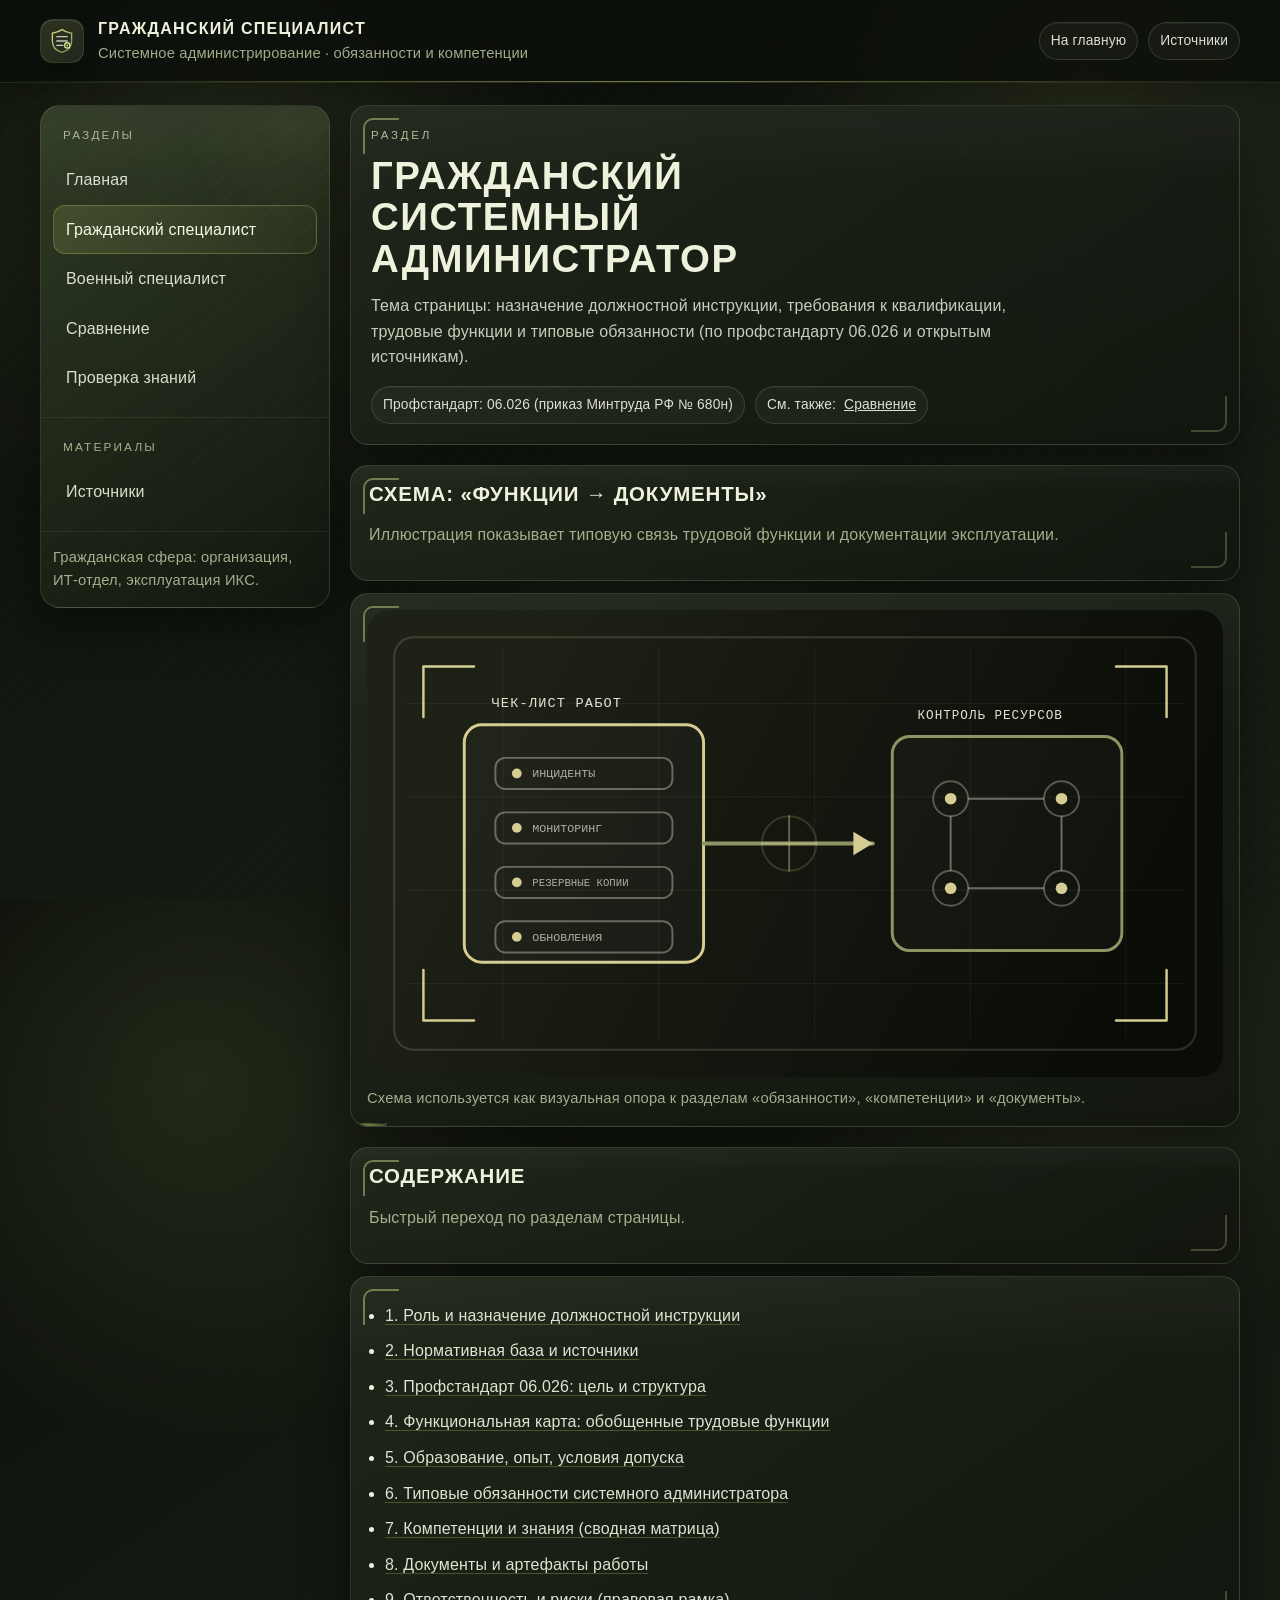
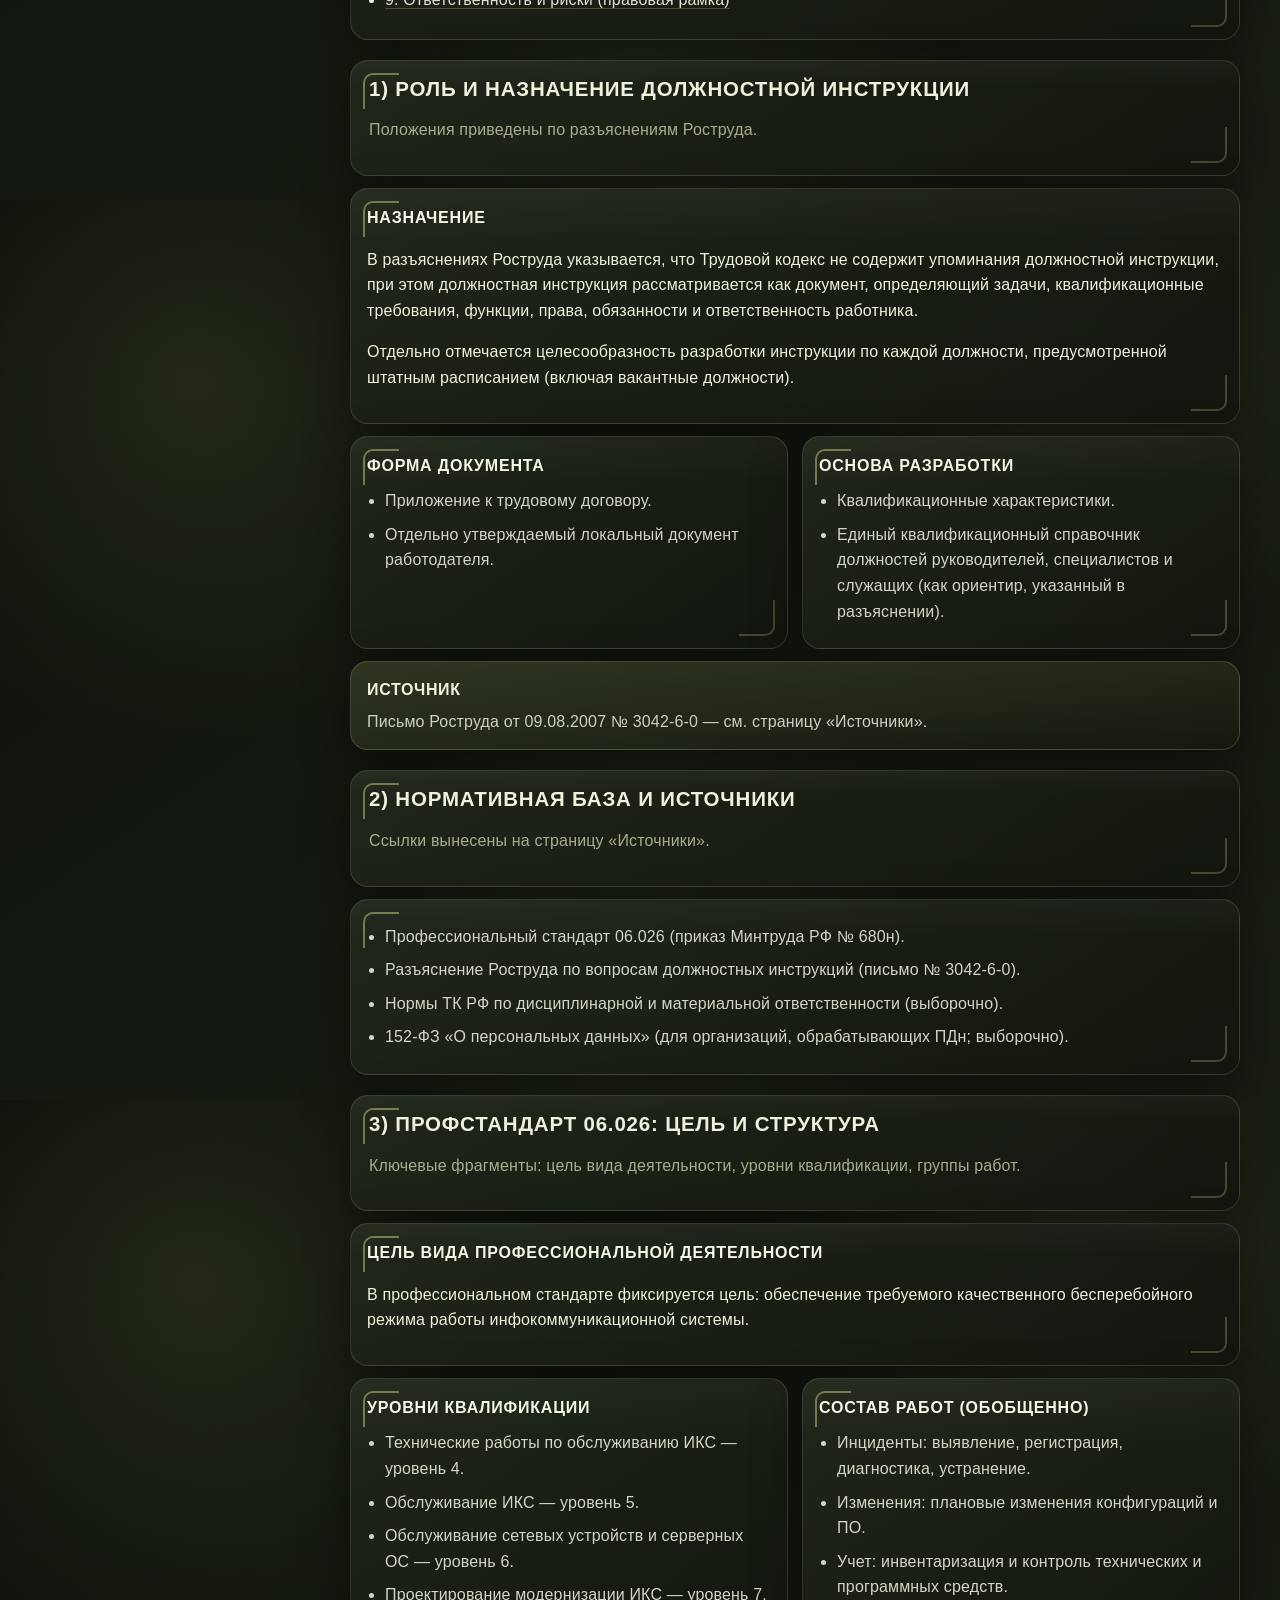
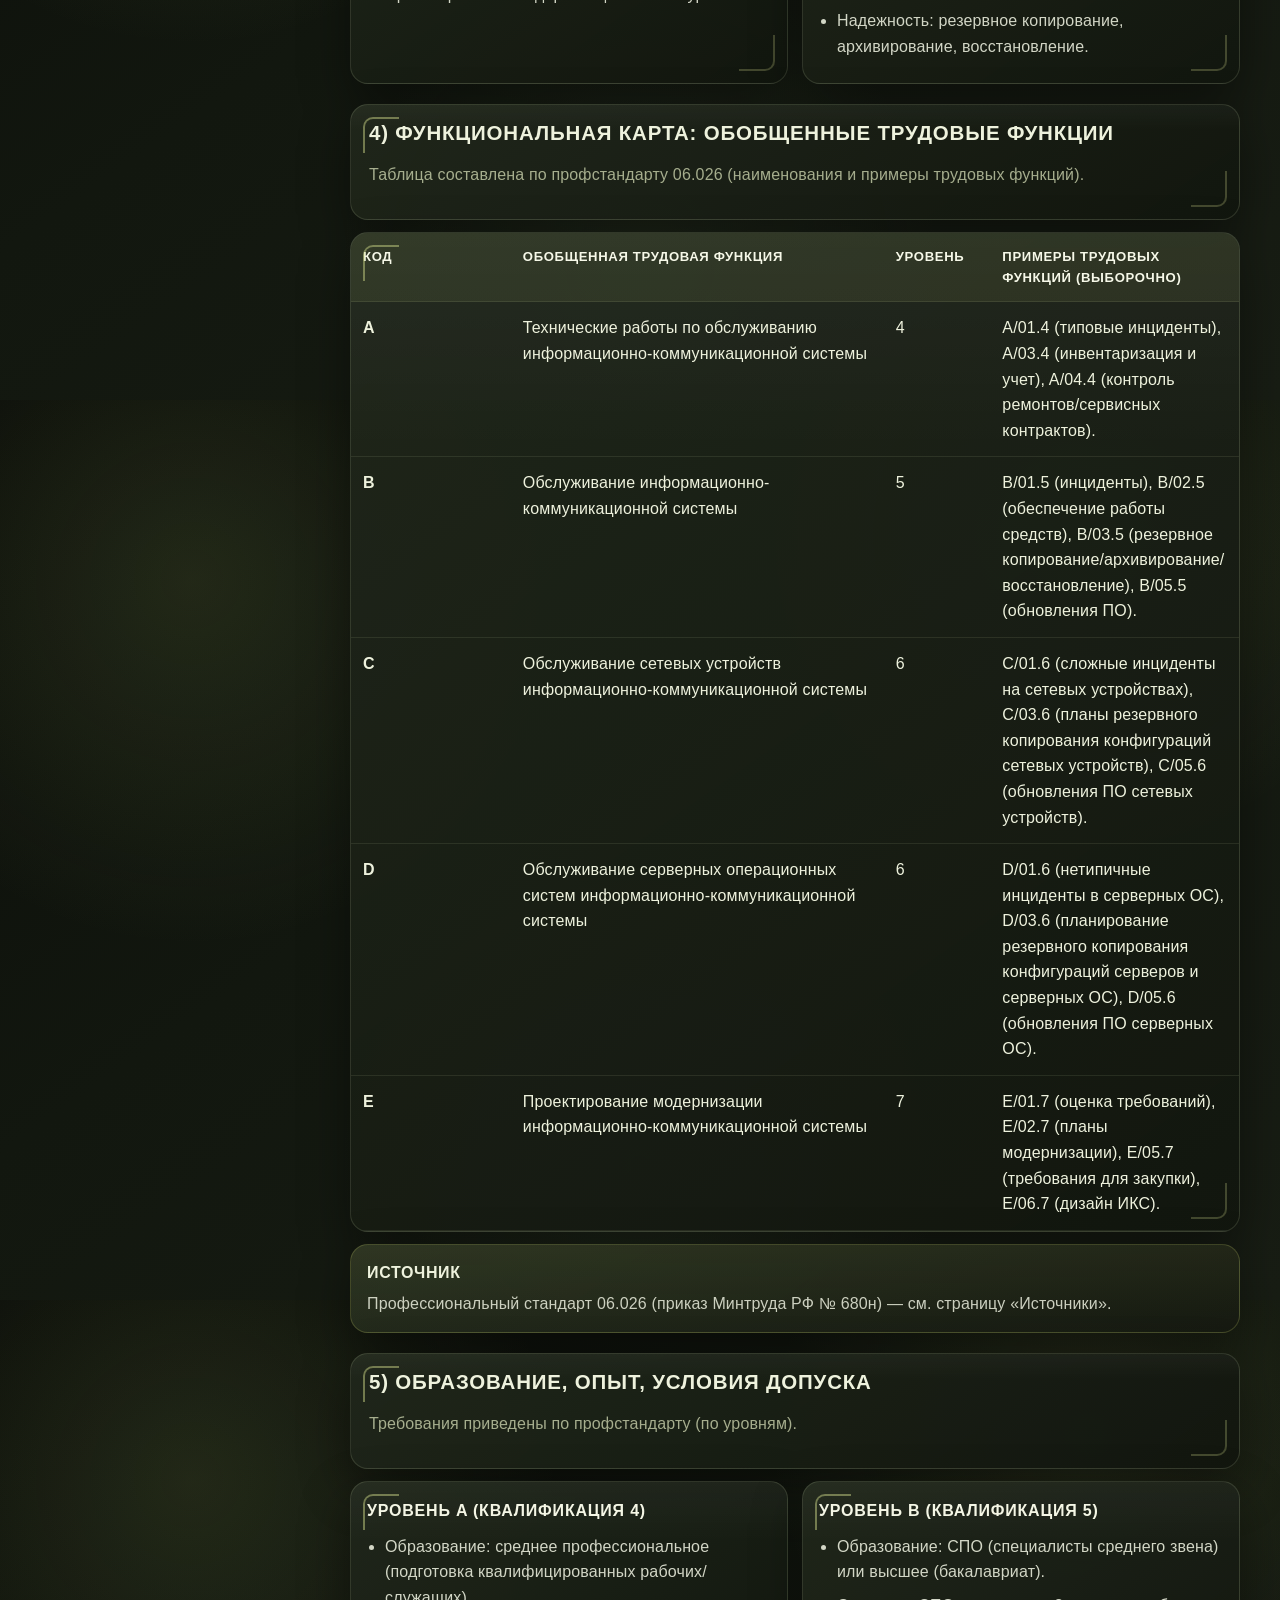
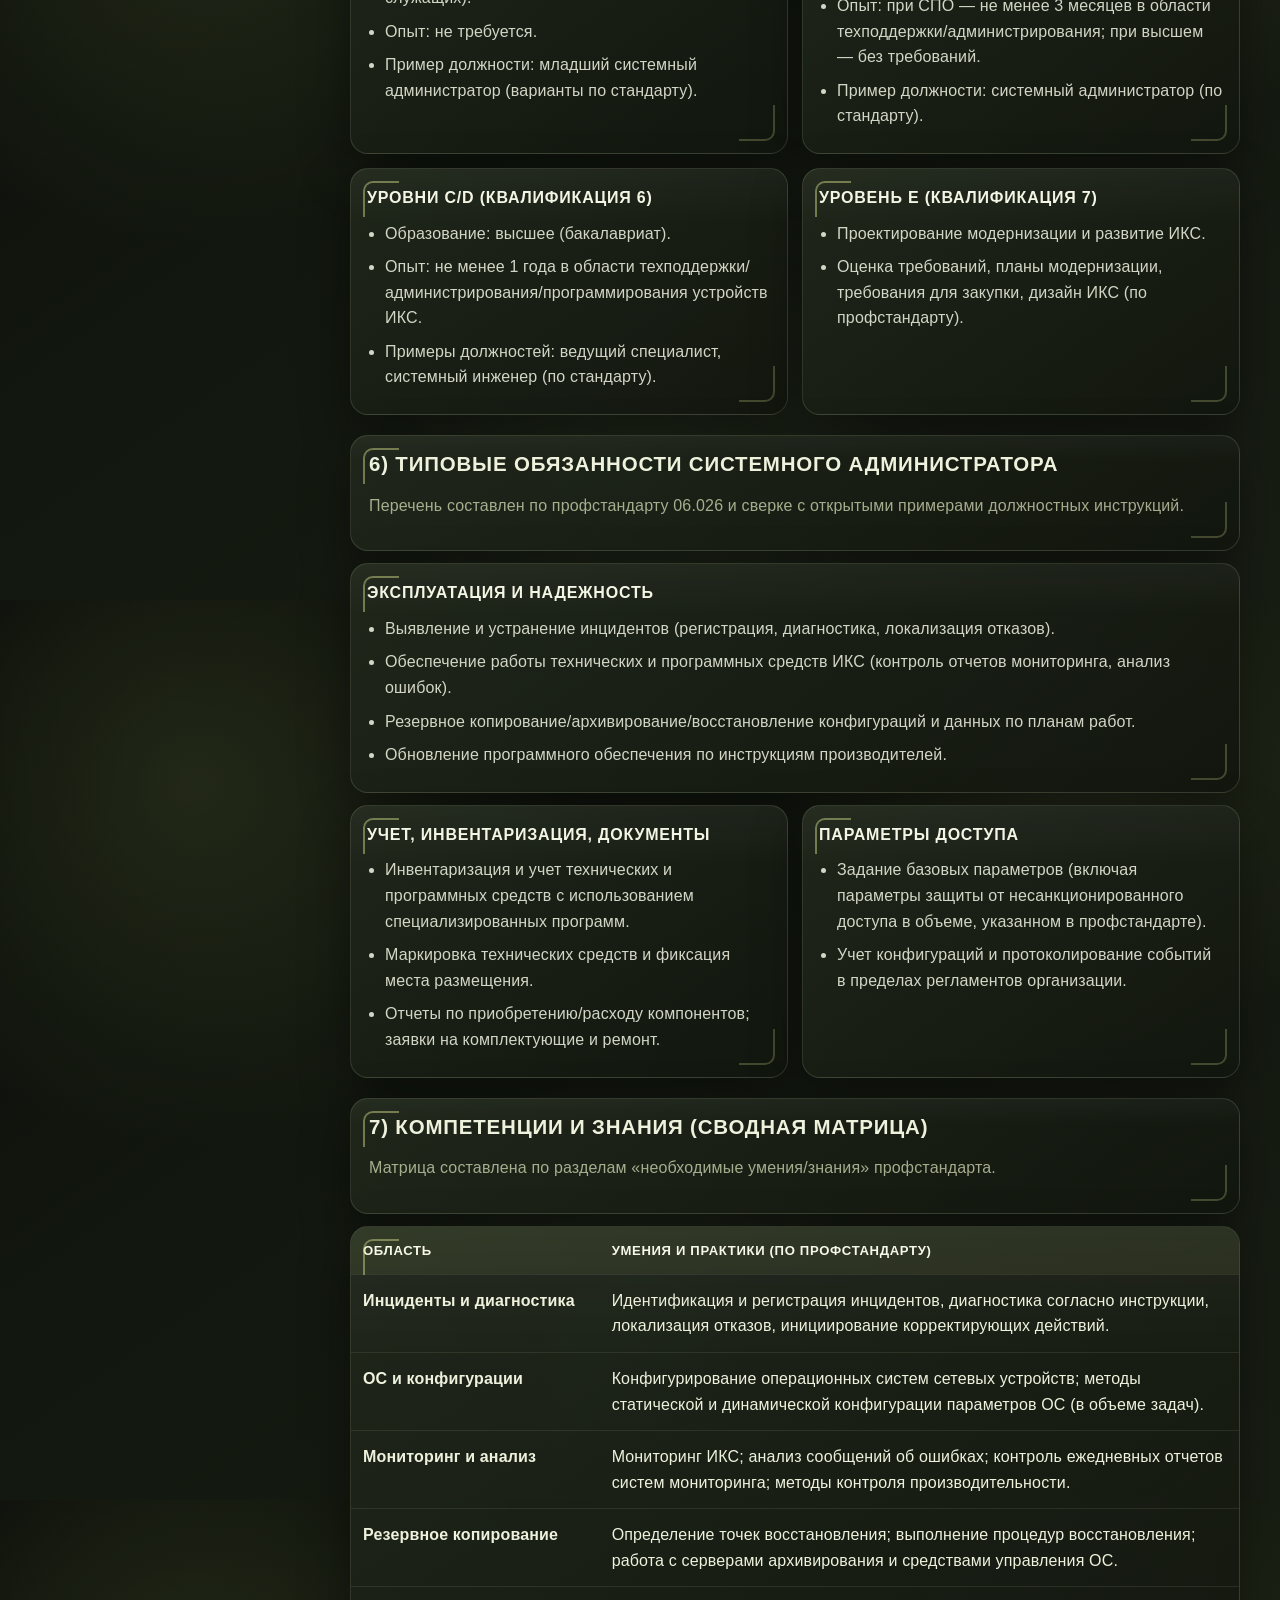
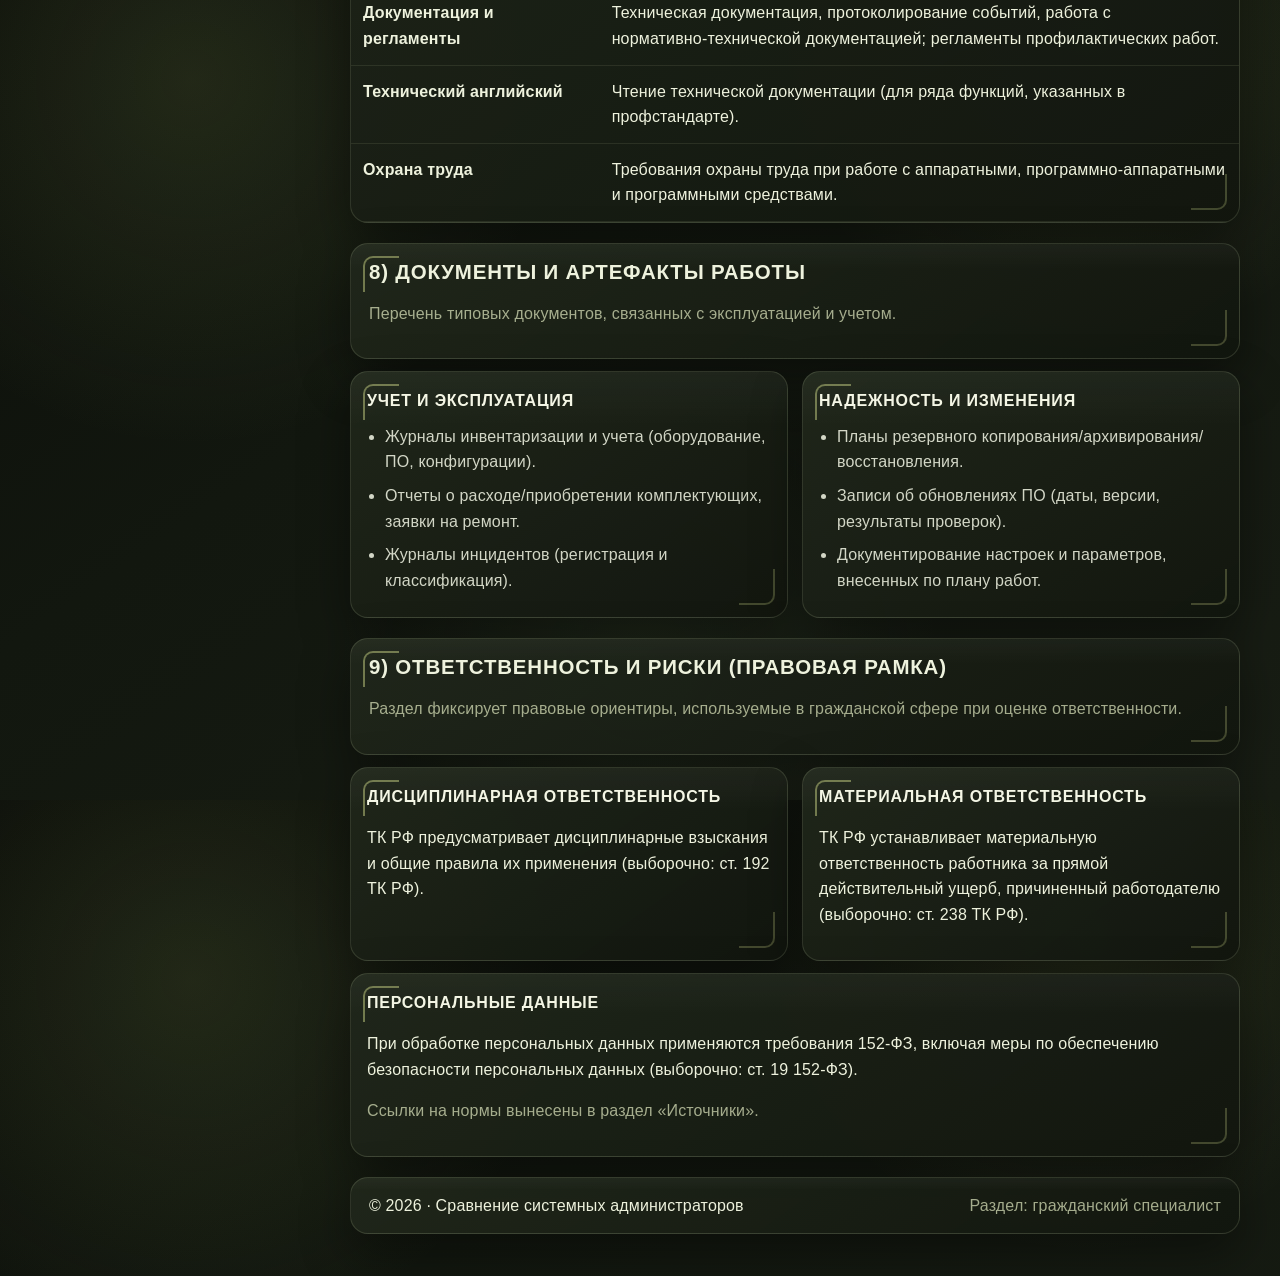
<file: civilian.html>
﻿<!doctype html>
<html lang="ru">
<head>
  <meta charset="utf-8" />
  <meta name="viewport" content="width=device-width, initial-scale=1" />
  <title>Гражданский специалист — системное администрирование</title>
  <meta name="description" content="Гражданский специалист: должностные обязанности и компетенции системного администратора (по открытым источникам и профстандарту)." />
  <link rel="stylesheet" href="styles.css" />
</head>
<body>
  <a class="skip" href="#content">Перейти к содержанию</a>

  <header class="topbar" role="banner">
    <div class="topbar__inner">
      <div class="brand">
        <div class="brand__mark" aria-hidden="true"></div>
        <div class="brand__text">
          <div class="brand__title">Гражданский специалист</div>
          <div class="brand__subtitle">Системное администрирование · обязанности и компетенции</div>
        </div>
      </div>
      <div class="topbar__meta">
        <a class="chip chip--link" href="index.html">На главную</a>
        <a class="chip chip--link" href="sources.html">Источники</a>
      </div>
    </div>
  </header>

  <div class="layout">
    <nav class="sidebar" aria-label="Навигация по сайту">
      <div class="sidebar__section">
        <div class="sidebar__title">Разделы</div>
        <a class="navlink" href="index.html">Главная</a>
        <a class="navlink navlink--active" href="civilian.html">Гражданский специалист</a>
        <a class="navlink" href="military.html">Военный специалист</a>
        <a class="navlink" href="comparison.html">Сравнение</a>
        <a class="navlink" href="test.html">Проверка знаний</a>
      </div>
      <div class="sidebar__section">
        <div class="sidebar__title">Материалы</div>
        <a class="navlink" href="sources.html">Источники</a>
      </div>
      <div class="sidebar__footer">
        <div class="muted">Гражданская сфера: организация, ИТ‑отдел, эксплуатация ИКС.</div>
      </div>
    </nav>

    <main class="content" id="content" role="main">
      <section class="dochead">
        <div class="kicker">Раздел</div>
        <h1 class="h1">Гражданский системный администратор</h1>
        <p class="lead">Тема страницы: назначение должностной инструкции, требования к квалификации, трудовые функции и типовые обязанности (по профстандарту 06.026 и открытым источникам).</p>
        <div class="dochead__meta">
          <span class="chip">Профстандарт: 06.026 (приказ Минтруда РФ № 680н)</span>
          <span class="chip">См. также: <a href="comparison.html">Сравнение</a></span>
        </div>
      </section>

      <section class="section">
        <div class="section__head">
          <h2 class="h2">Схема: «функции → документы»</h2>
          <p class="muted">Иллюстрация показывает типовую связь трудовой функции и документации эксплуатации.</p>
        </div>
        <figure class="figure">
          <img src="assets/illus-civilian.svg" alt="Схема эксплуатации: инциденты, резервное копирование, учет и документация" />
          <figcaption>Схема используется как визуальная опора к разделам «обязанности», «компетенции» и «документы».</figcaption>
        </figure>
      </section>

      <section class="section">
        <div class="section__head">
          <h2 class="h2">Содержание</h2>
          <p class="muted">Быстрый переход по разделам страницы.</p>
        </div>
        <div class="panel">
          <ul class="linklist">
            <li><a href="#role">1. Роль и назначение должностной инструкции</a></li>
            <li><a href="#norms">2. Нормативная база и источники</a></li>
            <li><a href="#ps">3. Профстандарт 06.026: цель и структура</a></li>
            <li><a href="#map">4. Функциональная карта: обобщенные трудовые функции</a></li>
            <li><a href="#edu">5. Образование, опыт, условия допуска</a></li>
            <li><a href="#duties">6. Типовые обязанности системного администратора</a></li>
            <li><a href="#skills">7. Компетенции и знания (сводная матрица)</a></li>
            <li><a href="#docs">8. Документы и артефакты работы</a></li>
            <li><a href="#risks">9. Ответственность и риски (правовая рамка)</a></li>
          </ul>
        </div>
      </section>

      <section class="section" id="role">
        <div class="section__head">
          <h2 class="h2">1) Роль и назначение должностной инструкции</h2>
          <p class="muted">Положения приведены по разъяснениям Роструда.</p>
        </div>

        <div class="panel">
          <div class="panel__title">Назначение</div>
          <p>В разъяснениях Роструда указывается, что Трудовой кодекс не содержит упоминания должностной инструкции, при этом должностная инструкция рассматривается как документ, определяющий задачи, квалификационные требования, функции, права, обязанности и ответственность работника.</p>
          <p>Отдельно отмечается целесообразность разработки инструкции по каждой должности, предусмотренной штатным расписанием (включая вакантные должности).</p>
        </div>

        <div class="grid" style="margin-top:12px;">
          <div class="panel">
            <div class="panel__title">Форма документа</div>
            <ul class="factlist">
              <li>Приложение к трудовому договору.</li>
              <li>Отдельно утверждаемый локальный документ работодателя.</li>
            </ul>
          </div>
          <div class="panel">
            <div class="panel__title">Основа разработки</div>
            <ul class="factlist">
              <li>Квалификационные характеристики.</li>
              <li>Единый квалификационный справочник должностей руководителей, специалистов и служащих (как ориентир, указанный в разъяснении).</li>
            </ul>
          </div>
        </div>

        <div class="callout" style="margin-top:12px;">
          <div class="callout__title">Источник</div>
          <div class="callout__text">Письмо Роструда от 09.08.2007 № 3042-6-0 — см. страницу «Источники».</div>
        </div>
      </section>

      <section class="section" id="norms">
        <div class="section__head">
          <h2 class="h2">2) Нормативная база и источники</h2>
          <p class="muted">Ссылки вынесены на страницу «Источники».</p>
        </div>
        <div class="panel">
          <ul class="factlist">
            <li>Профессиональный стандарт 06.026 (приказ Минтруда РФ № 680н).</li>
            <li>Разъяснение Роструда по вопросам должностных инструкций (письмо № 3042-6-0).</li>
            <li>Нормы ТК РФ по дисциплинарной и материальной ответственности (выборочно).</li>
            <li>152‑ФЗ «О персональных данных» (для организаций, обрабатывающих ПДн; выборочно).</li>
          </ul>
        </div>
      </section>

      <section class="section" id="ps">
        <div class="section__head">
          <h2 class="h2">3) Профстандарт 06.026: цель и структура</h2>
          <p class="muted">Ключевые фрагменты: цель вида деятельности, уровни квалификации, группы работ.</p>
        </div>

        <div class="panel">
          <div class="panel__title">Цель вида профессиональной деятельности</div>
          <p>В профессиональном стандарте фиксируется цель: обеспечение требуемого качественного бесперебойного режима работы инфокоммуникационной системы.</p>
        </div>

        <div class="grid" style="margin-top:12px;">
          <div class="panel">
            <div class="panel__title">Уровни квалификации</div>
            <ul class="factlist">
              <li>Технические работы по обслуживанию ИКС — уровень 4.</li>
              <li>Обслуживание ИКС — уровень 5.</li>
              <li>Обслуживание сетевых устройств и серверных ОС — уровень 6.</li>
              <li>Проектирование модернизации ИКС — уровень 7.</li>
            </ul>
          </div>
          <div class="panel">
            <div class="panel__title">Состав работ (обобщенно)</div>
            <ul class="factlist">
              <li>Инциденты: выявление, регистрация, диагностика, устранение.</li>
              <li>Изменения: плановые изменения конфигураций и ПО.</li>
              <li>Учет: инвентаризация и контроль технических и программных средств.</li>
              <li>Надежность: резервное копирование, архивирование, восстановление.</li>
            </ul>
          </div>
        </div>
      </section>

      <section class="section" id="map">
        <div class="section__head">
          <h2 class="h2">4) Функциональная карта: обобщенные трудовые функции</h2>
          <p class="muted">Таблица составлена по профстандарту 06.026 (наименования и примеры трудовых функций).</p>
        </div>

        <div class="tablewrap" role="region" aria-label="Функциональная карта профстандарта" tabindex="0">
          <table class="table">
            <thead>
              <tr>
                <th style="width: 18%">Код</th>
                <th style="width: 42%">Обобщенная трудовая функция</th>
                <th style="width: 12%">Уровень</th>
                <th>Примеры трудовых функций (выборочно)</th>
              </tr>
            </thead>
            <tbody>
              <tr>
                <td><strong>A</strong></td>
                <td>Технические работы по обслуживанию информационно-коммуникационной системы</td>
                <td>4</td>
                <td>A/01.4 (типовые инциденты), A/03.4 (инвентаризация и учет), A/04.4 (контроль ремонтов/сервисных контрактов).</td>
              </tr>
              <tr>
                <td><strong>B</strong></td>
                <td>Обслуживание информационно-коммуникационной системы</td>
                <td>5</td>
                <td>B/01.5 (инциденты), B/02.5 (обеспечение работы средств), B/03.5 (резервное копирование/архивирование/восстановление), B/05.5 (обновления ПО).</td>
              </tr>
              <tr>
                <td><strong>C</strong></td>
                <td>Обслуживание сетевых устройств информационно-коммуникационной системы</td>
                <td>6</td>
                <td>C/01.6 (сложные инциденты на сетевых устройствах), C/03.6 (планы резервного копирования конфигураций сетевых устройств), C/05.6 (обновления ПО сетевых устройств).</td>
              </tr>
              <tr>
                <td><strong>D</strong></td>
                <td>Обслуживание серверных операционных систем информационно-коммуникационной системы</td>
                <td>6</td>
                <td>D/01.6 (нетипичные инциденты в серверных ОС), D/03.6 (планирование резервного копирования конфигураций серверов и серверных ОС), D/05.6 (обновления ПО серверных ОС).</td>
              </tr>
              <tr>
                <td><strong>E</strong></td>
                <td>Проектирование модернизации информационно-коммуникационной системы</td>
                <td>7</td>
                <td>E/01.7 (оценка требований), E/02.7 (планы модернизации), E/05.7 (требования для закупки), E/06.7 (дизайн ИКС).</td>
              </tr>
            </tbody>
          </table>
        </div>

        <div class="callout" style="margin-top:12px;">
          <div class="callout__title">Источник</div>
          <div class="callout__text">Профессиональный стандарт 06.026 (приказ Минтруда РФ № 680н) — см. страницу «Источники».</div>
        </div>
      </section>

      <section class="section" id="edu">
        <div class="section__head">
          <h2 class="h2">5) Образование, опыт, условия допуска</h2>
          <p class="muted">Требования приведены по профстандарту (по уровням).</p>
        </div>

        <div class="grid">
          <div class="panel">
            <div class="panel__title">Уровень A (квалификация 4)</div>
            <ul class="factlist">
              <li>Образование: среднее профессиональное (подготовка квалифицированных рабочих/служащих).</li>
              <li>Опыт: не требуется.</li>
              <li>Пример должности: младший системный администратор (варианты по стандарту).</li>
            </ul>
          </div>

          <div class="panel">
            <div class="panel__title">Уровень B (квалификация 5)</div>
            <ul class="factlist">
              <li>Образование: СПО (специалисты среднего звена) или высшее (бакалавриат).</li>
              <li>Опыт: при СПО — не менее 3 месяцев в области техподдержки/администрирования; при высшем — без требований.</li>
              <li>Пример должности: системный администратор (по стандарту).</li>
            </ul>
          </div>

          <div class="panel">
            <div class="panel__title">Уровни C/D (квалификация 6)</div>
            <ul class="factlist">
              <li>Образование: высшее (бакалавриат).</li>
              <li>Опыт: не менее 1 года в области техподдержки/администрирования/программирования устройств ИКС.</li>
              <li>Примеры должностей: ведущий специалист, системный инженер (по стандарту).</li>
            </ul>
          </div>

          <div class="panel">
            <div class="panel__title">Уровень E (квалификация 7)</div>
            <ul class="factlist">
              <li>Проектирование модернизации и развитие ИКС.</li>
              <li>Оценка требований, планы модернизации, требования для закупки, дизайн ИКС (по профстандарту).</li>
            </ul>
          </div>
        </div>
      </section>

      <section class="section" id="duties">
        <div class="section__head">
          <h2 class="h2">6) Типовые обязанности системного администратора</h2>
          <p class="muted">Перечень составлен по профстандарту 06.026 и сверке с открытыми примерами должностных инструкций.</p>
        </div>

        <div class="panel">
          <div class="panel__title">Эксплуатация и надежность</div>
          <ul class="factlist">
            <li>Выявление и устранение инцидентов (регистрация, диагностика, локализация отказов).</li>
            <li>Обеспечение работы технических и программных средств ИКС (контроль отчетов мониторинга, анализ ошибок).</li>
            <li>Резервное копирование/архивирование/восстановление конфигураций и данных по планам работ.</li>
            <li>Обновление программного обеспечения по инструкциям производителей.</li>
          </ul>
        </div>

        <div class="grid" style="margin-top:12px;">
          <div class="panel">
            <div class="panel__title">Учет, инвентаризация, документы</div>
            <ul class="factlist">
              <li>Инвентаризация и учет технических и программных средств с использованием специализированных программ.</li>
              <li>Маркировка технических средств и фиксация места размещения.</li>
              <li>Отчеты по приобретению/расходу компонентов; заявки на комплектующие и ремонт.</li>
            </ul>
          </div>
          <div class="panel">
            <div class="panel__title">Параметры доступа</div>
            <ul class="factlist">
              <li>Задание базовых параметров (включая параметры защиты от несанкционированного доступа в объеме, указанном в профстандарте).</li>
              <li>Учет конфигураций и протоколирование событий в пределах регламентов организации.</li>
            </ul>
          </div>
        </div>
      </section>

      <section class="section" id="skills">
        <div class="section__head">
          <h2 class="h2">7) Компетенции и знания (сводная матрица)</h2>
          <p class="muted">Матрица составлена по разделам «необходимые умения/знания» профстандарта.</p>
        </div>

        <div class="tablewrap" role="region" aria-label="Матрица компетенций" tabindex="0">
          <table class="table">
            <thead>
              <tr>
                <th style="width: 28%">Область</th>
                <th>Умения и практики (по профстандарту)</th>
              </tr>
            </thead>
            <tbody>
              <tr>
                <td><strong>Инциденты и диагностика</strong></td>
                <td>Идентификация и регистрация инцидентов, диагностика согласно инструкции, локализация отказов, инициирование корректирующих действий.</td>
              </tr>
              <tr>
                <td><strong>ОС и конфигурации</strong></td>
                <td>Конфигурирование операционных систем сетевых устройств; методы статической и динамической конфигурации параметров ОС (в объеме задач).</td>
              </tr>
              <tr>
                <td><strong>Мониторинг и анализ</strong></td>
                <td>Мониторинг ИКС; анализ сообщений об ошибках; контроль ежедневных отчетов систем мониторинга; методы контроля производительности.</td>
              </tr>
              <tr>
                <td><strong>Резервное копирование</strong></td>
                <td>Определение точек восстановления; выполнение процедур восстановления; работа с серверами архивирования и средствами управления ОС.</td>
              </tr>
              <tr>
                <td><strong>Документация и регламенты</strong></td>
                <td>Техническая документация, протоколирование событий, работа с нормативно‑технической документацией; регламенты профилактических работ.</td>
              </tr>
              <tr>
                <td><strong>Технический английский</strong></td>
                <td>Чтение технической документации (для ряда функций, указанных в профстандарте).</td>
              </tr>
              <tr>
                <td><strong>Охрана труда</strong></td>
                <td>Требования охраны труда при работе с аппаратными, программно‑аппаратными и программными средствами.</td>
              </tr>
            </tbody>
          </table>
        </div>
      </section>

      <section class="section" id="docs">
        <div class="section__head">
          <h2 class="h2">8) Документы и артефакты работы</h2>
          <p class="muted">Перечень типовых документов, связанных с эксплуатацией и учетом.</p>
        </div>

        <div class="grid">
          <div class="panel">
            <div class="panel__title">Учет и эксплуатация</div>
            <ul class="factlist">
              <li>Журналы инвентаризации и учета (оборудование, ПО, конфигурации).</li>
              <li>Отчеты о расходе/приобретении комплектующих, заявки на ремонт.</li>
              <li>Журналы инцидентов (регистрация и классификация).</li>
            </ul>
          </div>
          <div class="panel">
            <div class="panel__title">Надежность и изменения</div>
            <ul class="factlist">
              <li>Планы резервного копирования/архивирования/восстановления.</li>
              <li>Записи об обновлениях ПО (даты, версии, результаты проверок).</li>
              <li>Документирование настроек и параметров, внесенных по плану работ.</li>
            </ul>
          </div>
        </div>
      </section>

      <section class="section" id="risks">
        <div class="section__head">
          <h2 class="h2">9) Ответственность и риски (правовая рамка)</h2>
          <p class="muted">Раздел фиксирует правовые ориентиры, используемые в гражданской сфере при оценке ответственности.</p>
        </div>

        <div class="grid">
          <div class="panel">
            <div class="panel__title">Дисциплинарная ответственность</div>
            <p>ТК РФ предусматривает дисциплинарные взыскания и общие правила их применения (выборочно: ст. 192 ТК РФ).</p>
          </div>
          <div class="panel">
            <div class="panel__title">Материальная ответственность</div>
            <p>ТК РФ устанавливает материальную ответственность работника за прямой действительный ущерб, причиненный работодателю (выборочно: ст. 238 ТК РФ).</p>
          </div>
        </div>

        <div class="panel" style="margin-top:12px;">
          <div class="panel__title">Персональные данные</div>
          <p>При обработке персональных данных применяются требования 152‑ФЗ, включая меры по обеспечению безопасности персональных данных (выборочно: ст. 19 152‑ФЗ).</p>
          <p class="muted">Ссылки на нормы вынесены в раздел «Источники».</p>
        </div>
      </section>

      <footer class="footer" role="contentinfo">
        <div class="footer__inner">
          <div>© 2026 · Сравнение системных администраторов</div>
          <div class="muted">Раздел: гражданский специалист</div>
        </div>
      </footer>
    </main>
  </div>

  <script src="script.js"></script>
</body>
</html>
</file>
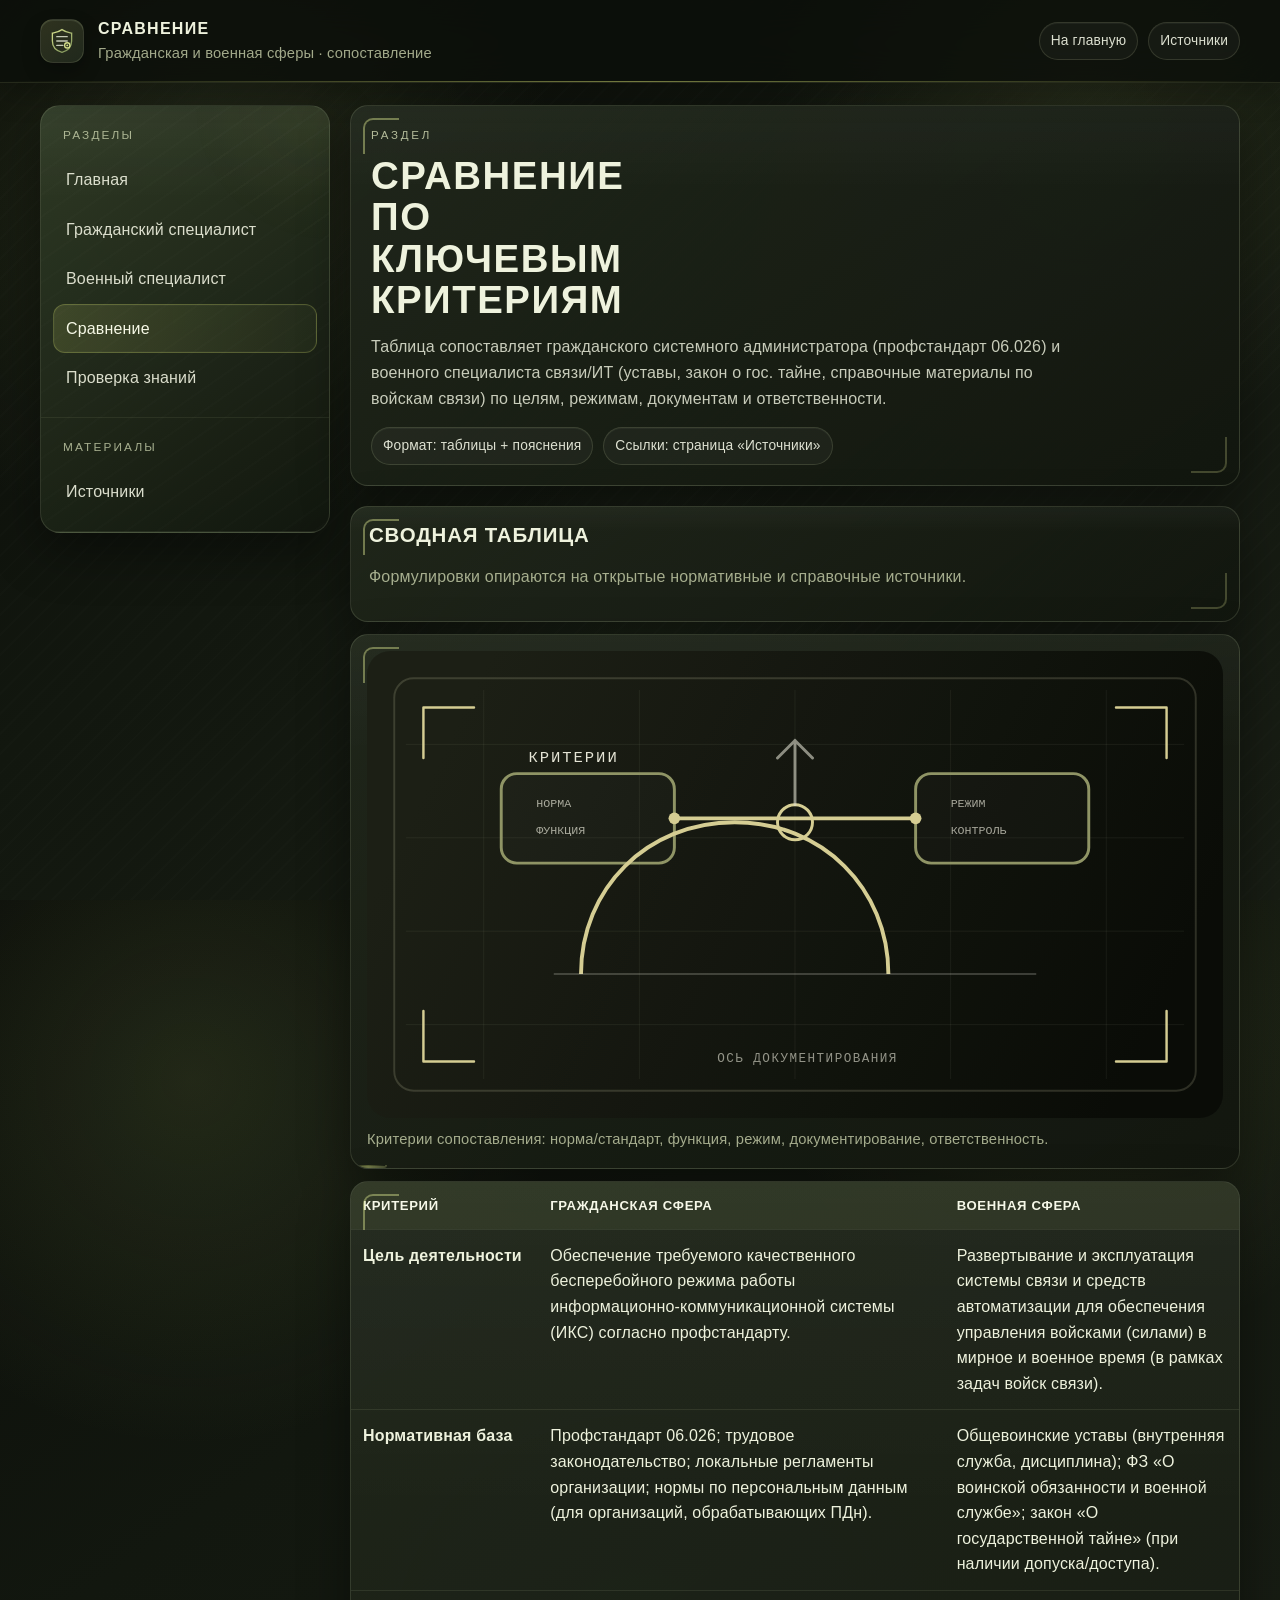
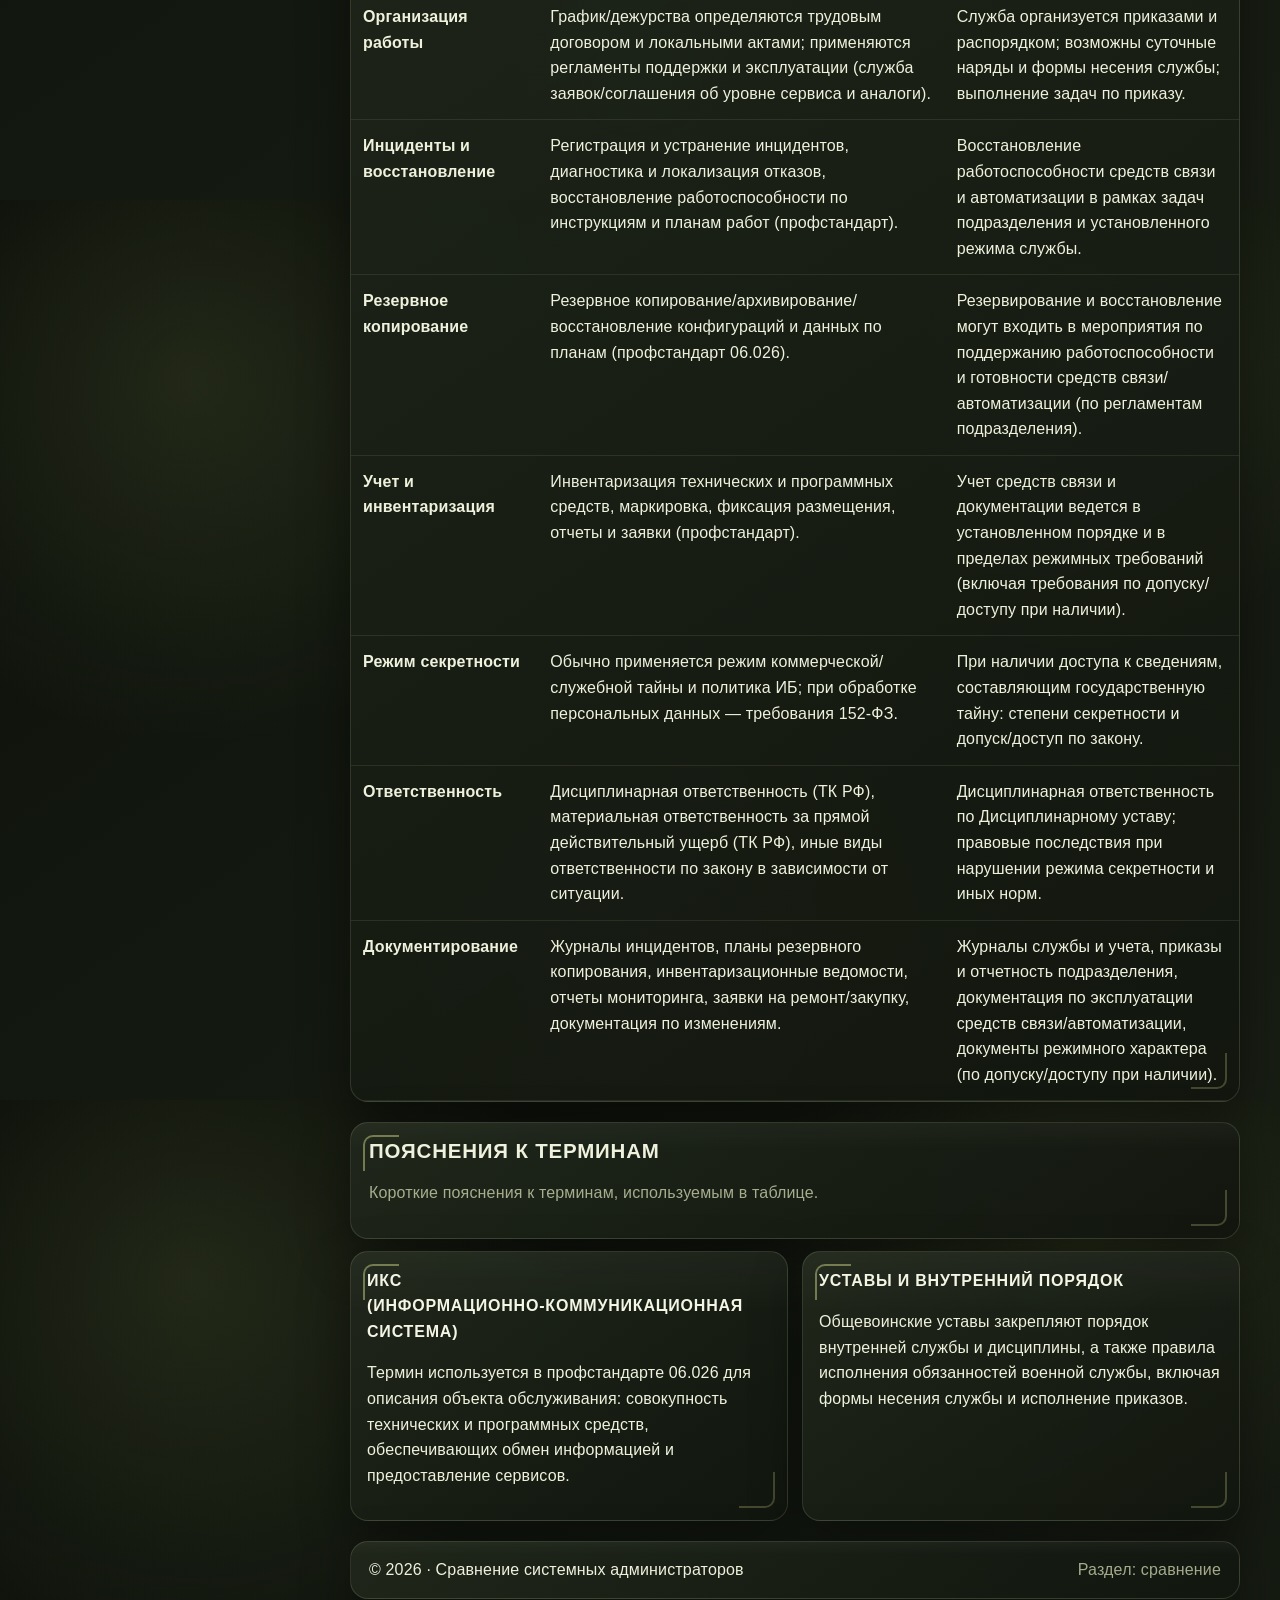
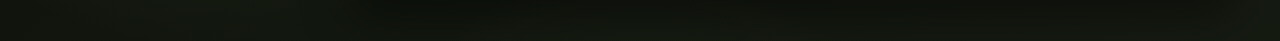
<file: comparison.html>
﻿<!doctype html>
<html lang="ru">
<head>
  <meta charset="utf-8" />
  <meta name="viewport" content="width=device-width, initial-scale=1" />
  <title>Сравнение — гражданский и военный специалист</title>
  <meta name="description" content="Сравнительная таблица: гражданский системный администратор и военный специалист связи/ИТ." />
  <link rel="stylesheet" href="styles.css" />
</head>
<body>
  <a class="skip" href="#content">Перейти к содержанию</a>

  <header class="topbar" role="banner">
    <div class="topbar__inner">
      <div class="brand">
        <div class="brand__mark" aria-hidden="true"></div>
        <div class="brand__text">
          <div class="brand__title">Сравнение</div>
          <div class="brand__subtitle">Гражданская и военная сферы · сопоставление</div>
        </div>
      </div>
      <div class="topbar__meta">
        <a class="chip chip--link" href="index.html">На главную</a>
        <a class="chip chip--link" href="sources.html">Источники</a>
      </div>
    </div>
  </header>

  <div class="layout">
    <nav class="sidebar" aria-label="Навигация по сайту">
      <div class="sidebar__section">
        <div class="sidebar__title">Разделы</div>
        <a class="navlink" href="index.html">Главная</a>
        <a class="navlink" href="civilian.html">Гражданский специалист</a>
        <a class="navlink" href="military.html">Военный специалист</a>
        <a class="navlink navlink--active" href="comparison.html">Сравнение</a>
        <a class="navlink" href="test.html">Проверка знаний</a>
      </div>
      <div class="sidebar__section">
        <div class="sidebar__title">Материалы</div>
        <a class="navlink" href="sources.html">Источники</a>
      </div>
    </nav>

    <main class="content" id="content" role="main">
      <section class="dochead">
        <div class="kicker">Раздел</div>
        <h1 class="h1">Сравнение по ключевым критериям</h1>
        <p class="lead">Таблица сопоставляет гражданского системного администратора (профстандарт 06.026) и военного специалиста связи/ИТ (уставы, закон о гос. тайне, справочные материалы по войскам связи) по целям, режимам, документам и ответственности.</p>
        <div class="dochead__meta">
          <span class="chip">Формат: таблицы + пояснения</span>
          <span class="chip">Ссылки: страница «Источники»</span>
        </div>
      </section>

      <section class="section">
        <div class="section__head">
          <h2 class="h2">Сводная таблица</h2>
          <p class="muted">Формулировки опираются на открытые нормативные и справочные источники.</p>
        </div>

        <figure class="figure" style="margin-bottom:12px;">
          <img src="assets/illus-comparison.svg" alt="Иллюстрация: шкала критериев сравнения" />
          <figcaption>Критерии сопоставления: норма/стандарт, функция, режим, документирование, ответственность.</figcaption>
        </figure>

        <div class="tablewrap" role="region" aria-label="Сравнительная таблица" tabindex="0">
          <table class="table">
            <thead>
              <tr>
                <th>Критерий</th>
                <th>Гражданская сфера</th>
                <th>Военная сфера</th>
              </tr>
            </thead>
            <tbody>
              <tr>
                <td><strong>Цель деятельности</strong></td>
                <td>Обеспечение требуемого качественного бесперебойного режима работы информационно‑коммуникационной системы (ИКС) согласно профстандарту.</td>
                <td>Развертывание и эксплуатация системы связи и средств автоматизации для обеспечения управления войсками (силами) в мирное и военное время (в рамках задач войск связи).</td>
              </tr>
              <tr>
                <td><strong>Нормативная база</strong></td>
                <td>Профстандарт 06.026; трудовое законодательство; локальные регламенты организации; нормы по персональным данным (для организаций, обрабатывающих ПДн).</td>
                <td>Общевоинские уставы (внутренняя служба, дисциплина); ФЗ «О воинской обязанности и военной службе»; закон «О государственной тайне» (при наличии допуска/доступа).</td>
              </tr>
              <tr>
                <td><strong>Организация работы</strong></td>
                <td>График/дежурства определяются трудовым договором и локальными актами; применяются регламенты поддержки и эксплуатации (служба заявок/соглашения об уровне сервиса и аналоги).</td>
                <td>Служба организуется приказами и распорядком; возможны суточные наряды и формы несения службы; выполнение задач по приказу.</td>
              </tr>
              <tr>
                <td><strong>Инциденты и восстановление</strong></td>
                <td>Регистрация и устранение инцидентов, диагностика и локализация отказов, восстановление работоспособности по инструкциям и планам работ (профстандарт).</td>
                <td>Восстановление работоспособности средств связи и автоматизации в рамках задач подразделения и установленного режима службы.</td>
              </tr>
              <tr>
                <td><strong>Резервное копирование</strong></td>
                <td>Резервное копирование/архивирование/восстановление конфигураций и данных по планам (профстандарт 06.026).</td>
                <td>Резервирование и восстановление могут входить в мероприятия по поддержанию работоспособности и готовности средств связи/автоматизации (по регламентам подразделения).</td>
              </tr>
              <tr>
                <td><strong>Учет и инвентаризация</strong></td>
                <td>Инвентаризация технических и программных средств, маркировка, фиксация размещения, отчеты и заявки (профстандарт).</td>
                <td>Учет средств связи и документации ведется в установленном порядке и в пределах режимных требований (включая требования по допуску/доступу при наличии).</td>
              </tr>
              <tr>
                <td><strong>Режим секретности</strong></td>
                <td>Обычно применяется режим коммерческой/служебной тайны и политика ИБ; при обработке персональных данных — требования 152‑ФЗ.</td>
                <td>При наличии доступа к сведениям, составляющим государственную тайну: степени секретности и допуск/доступ по закону.</td>
              </tr>
              <tr>
                <td><strong>Ответственность</strong></td>
                <td>Дисциплинарная ответственность (ТК РФ), материальная ответственность за прямой действительный ущерб (ТК РФ), иные виды ответственности по закону в зависимости от ситуации.</td>
                <td>Дисциплинарная ответственность по Дисциплинарному уставу; правовые последствия при нарушении режима секретности и иных норм.</td>
              </tr>
              <tr>
                <td><strong>Документирование</strong></td>
                <td>Журналы инцидентов, планы резервного копирования, инвентаризационные ведомости, отчеты мониторинга, заявки на ремонт/закупку, документация по изменениям.</td>
                <td>Журналы службы и учета, приказы и отчетность подразделения, документация по эксплуатации средств связи/автоматизации, документы режимного характера (по допуску/доступу при наличии).</td>
              </tr>
            </tbody>
          </table>
        </div>
      </section>

      <section class="section">
        <div class="section__head">
          <h2 class="h2">Пояснения к терминам</h2>
          <p class="muted">Короткие пояснения к терминам, используемым в таблице.</p>
        </div>

        <div class="grid">
          <div class="panel">
            <div class="panel__title">ИКС (информационно‑коммуникационная система)</div>
            <p>Термин используется в профстандарте 06.026 для описания объекта обслуживания: совокупность технических и программных средств, обеспечивающих обмен информацией и предоставление сервисов.</p>
          </div>
          <div class="panel">
            <div class="panel__title">Уставы и внутренний порядок</div>
            <p>Общевоинские уставы закрепляют порядок внутренней службы и дисциплины, а также правила исполнения обязанностей военной службы, включая формы несения службы и исполнение приказов.</p>
          </div>
        </div>
      </section>

      <footer class="footer" role="contentinfo">
        <div class="footer__inner">
          <div>© 2026 · Сравнение системных администраторов</div>
          <div class="muted">Раздел: сравнение</div>
        </div>
      </footer>
    </main>
  </div>

  <script src="script.js"></script>
</body>
</html>
</file>
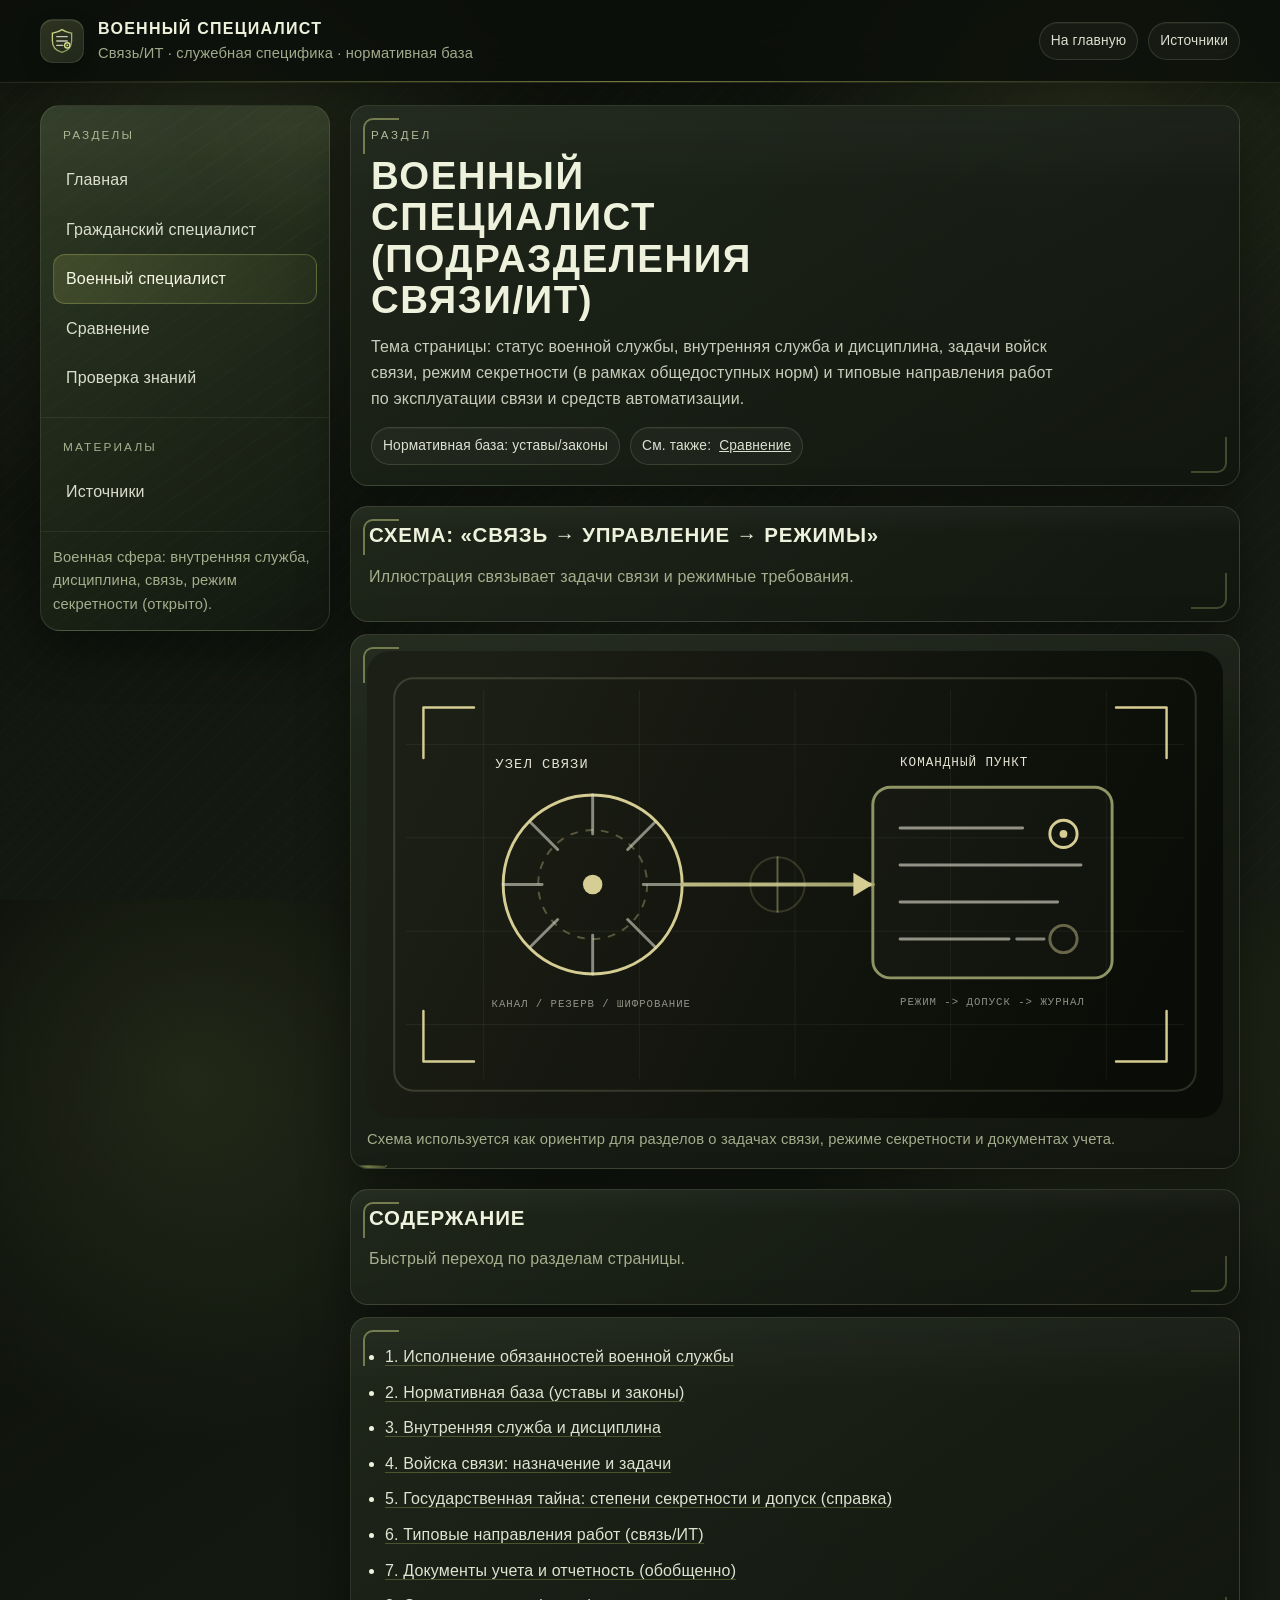
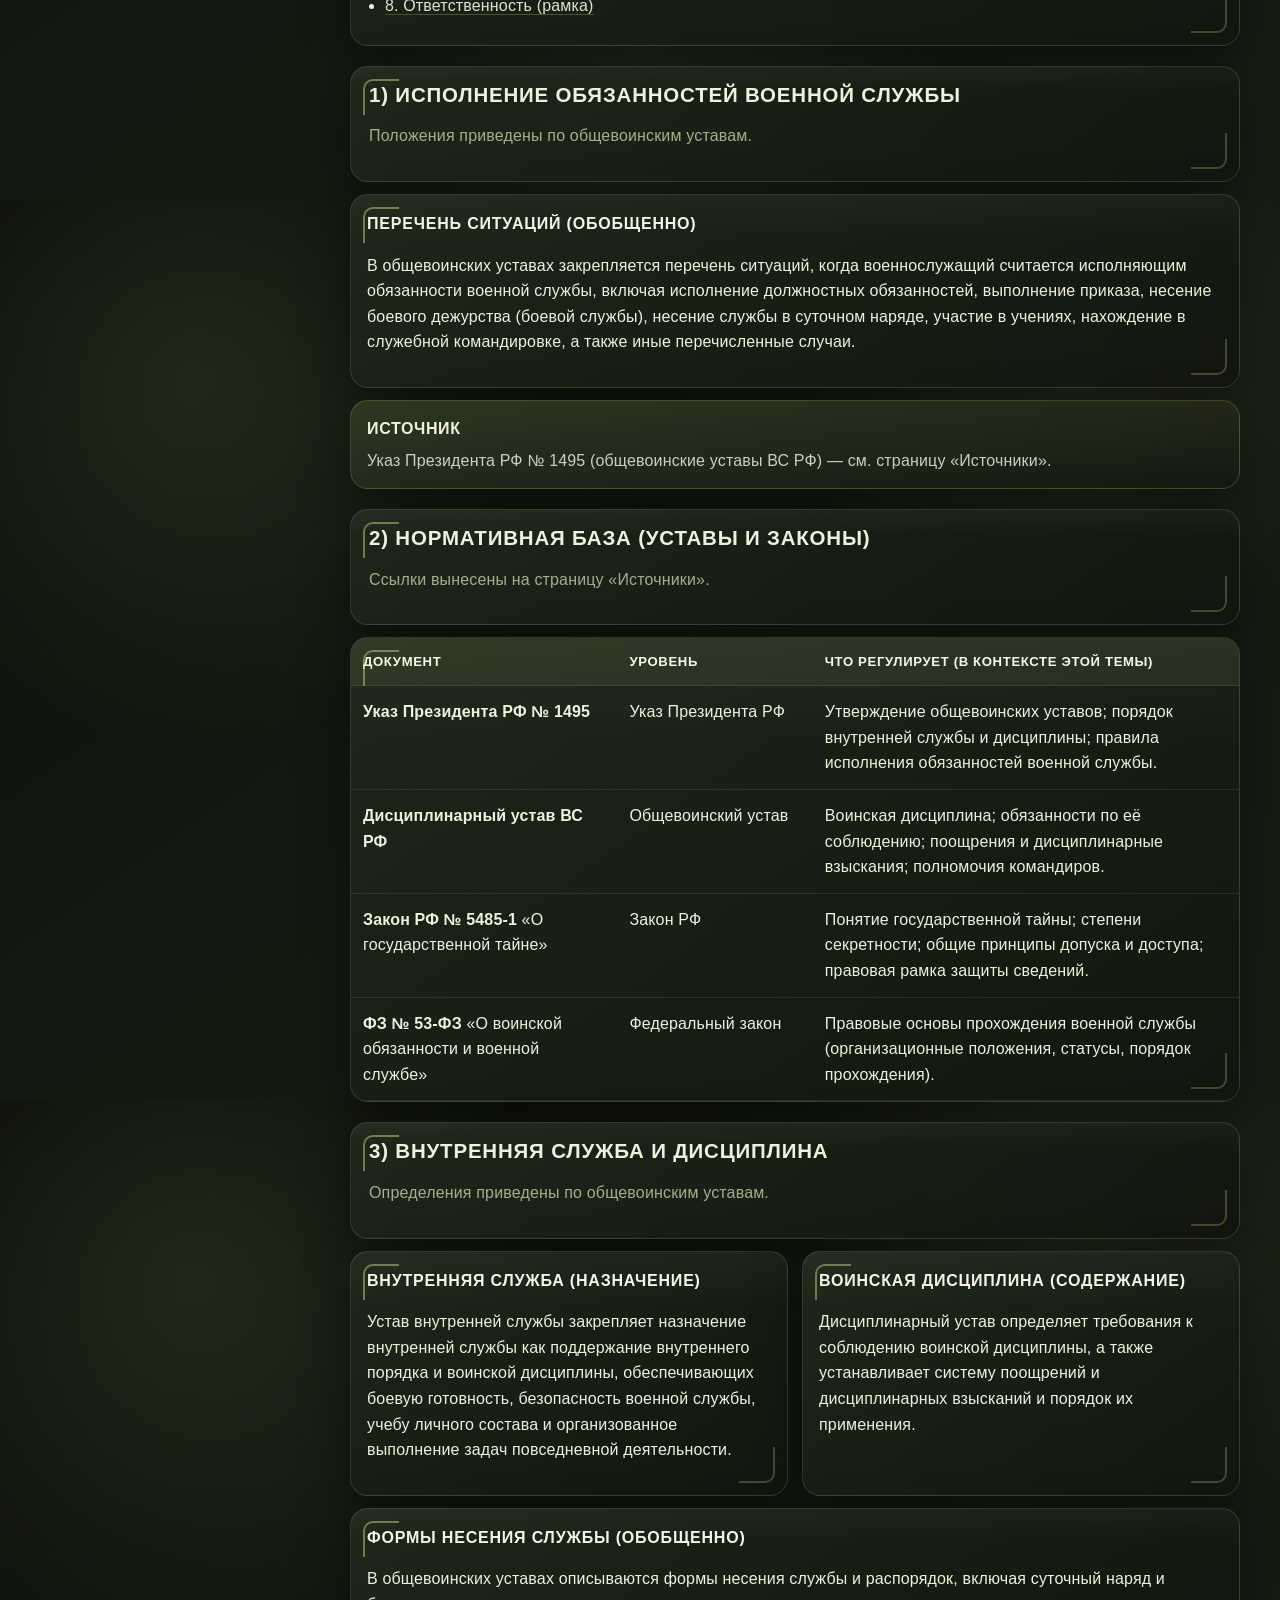
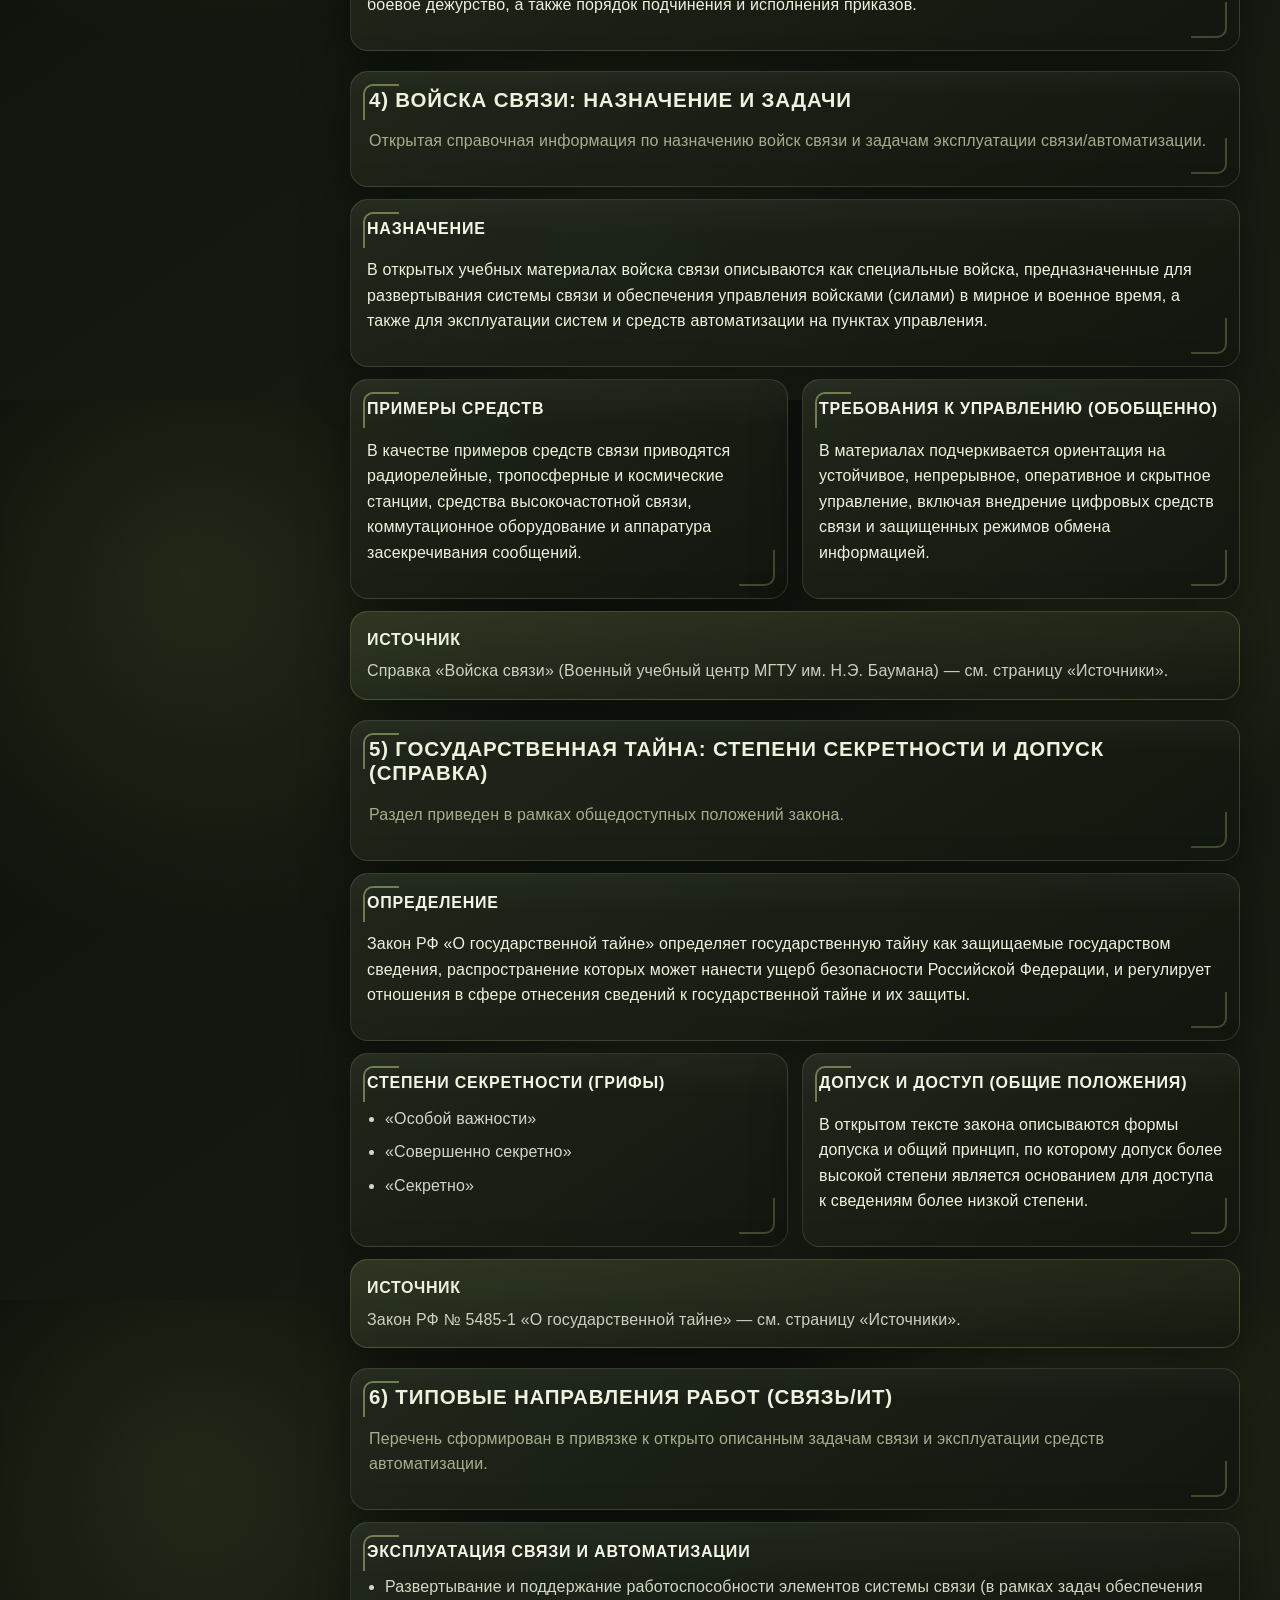
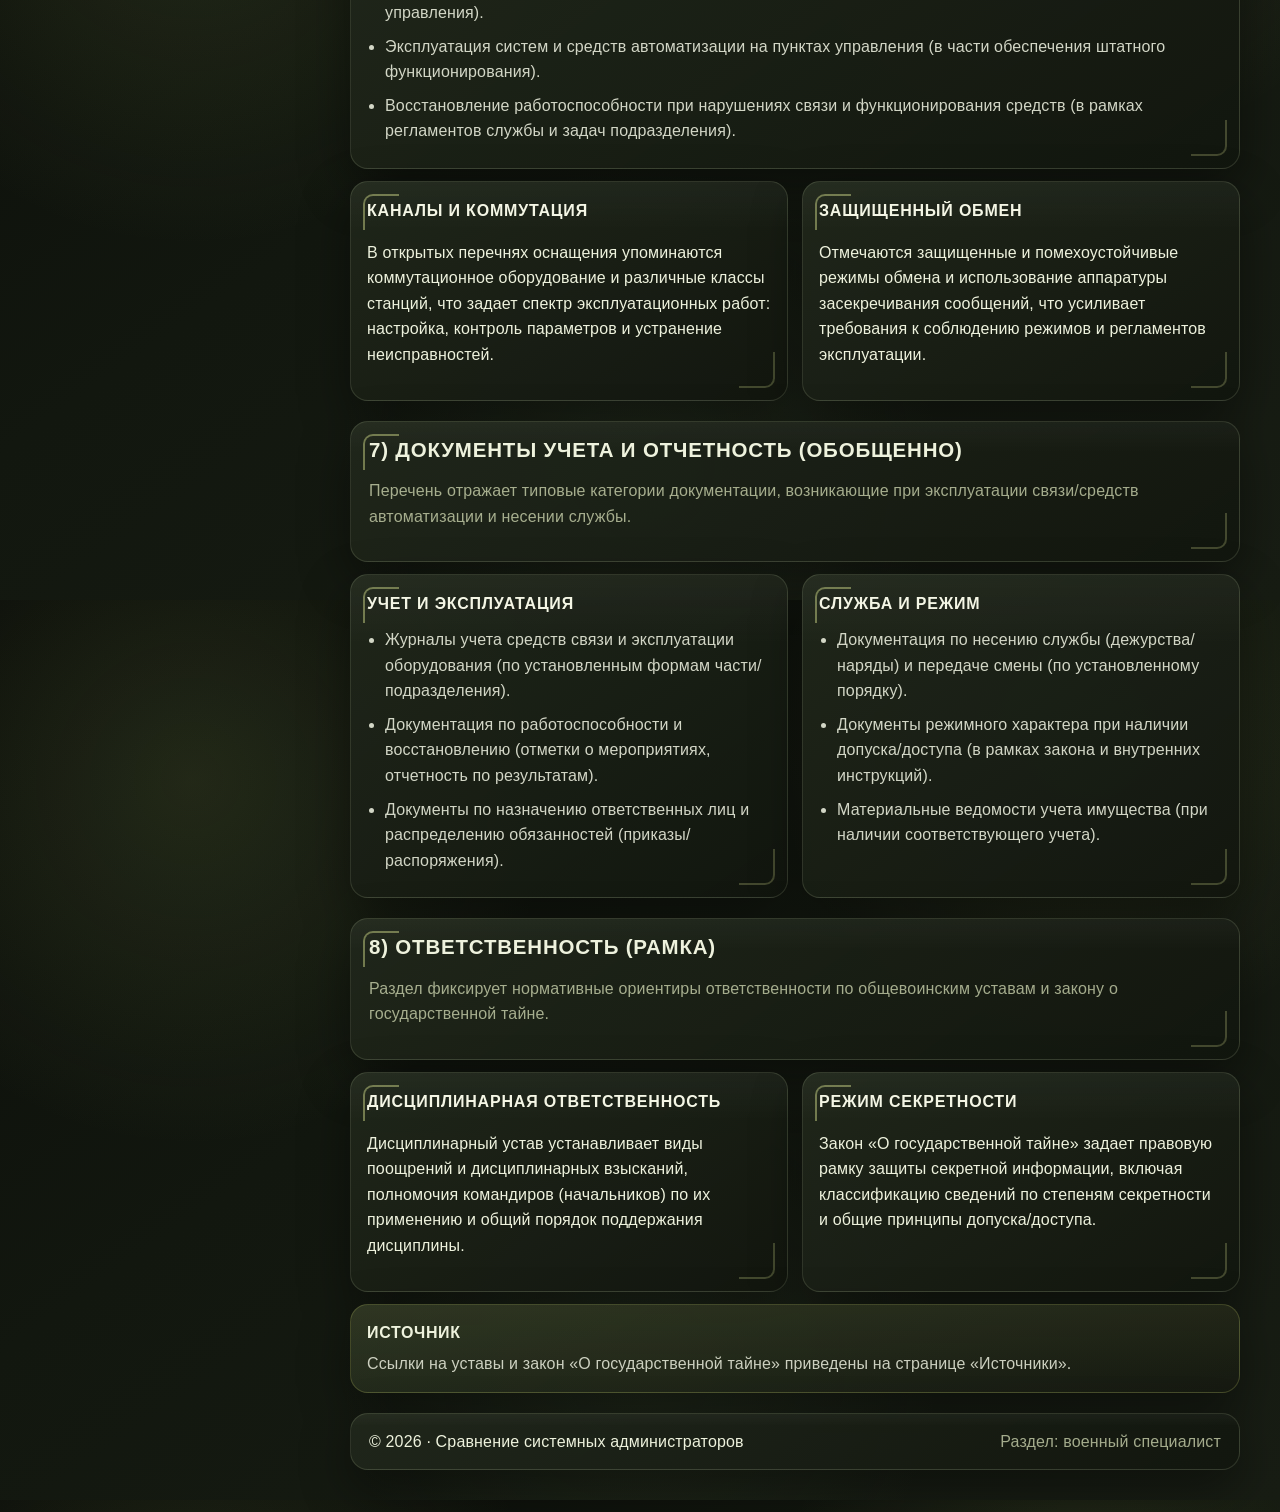
<file: military.html>
﻿<!doctype html>
<html lang="ru">
<head>
  <meta charset="utf-8" />
  <meta name="viewport" content="width=device-width, initial-scale=1" />
  <title>Военный специалист — связь/ИТ и администрирование</title>
  <meta name="description" content="Военный специалист (подразделения связи/ИТ): нормативная база, задачи службы, режимы, обязанности и компетенции (по открытым источникам)." />
  <link rel="stylesheet" href="styles.css" />
</head>
<body>
  <a class="skip" href="#content">Перейти к содержанию</a>

  <header class="topbar" role="banner">
    <div class="topbar__inner">
      <div class="brand">
        <div class="brand__mark" aria-hidden="true"></div>
        <div class="brand__text">
          <div class="brand__title">Военный специалист</div>
          <div class="brand__subtitle">Связь/ИТ · служебная специфика · нормативная база</div>
        </div>
      </div>
      <div class="topbar__meta">
        <a class="chip chip--link" href="index.html">На главную</a>
        <a class="chip chip--link" href="sources.html">Источники</a>
      </div>
    </div>
  </header>

  <div class="layout">
    <nav class="sidebar" aria-label="Навигация по сайту">
      <div class="sidebar__section">
        <div class="sidebar__title">Разделы</div>
        <a class="navlink" href="index.html">Главная</a>
        <a class="navlink" href="civilian.html">Гражданский специалист</a>
        <a class="navlink navlink--active" href="military.html">Военный специалист</a>
        <a class="navlink" href="comparison.html">Сравнение</a>
        <a class="navlink" href="test.html">Проверка знаний</a>
      </div>
      <div class="sidebar__section">
        <div class="sidebar__title">Материалы</div>
        <a class="navlink" href="sources.html">Источники</a>
      </div>
      <div class="sidebar__footer">
        <div class="muted">Военная сфера: внутренняя служба, дисциплина, связь, режим секретности (открыто).</div>
      </div>
    </nav>

    <main class="content" id="content" role="main">
      <section class="dochead">
        <div class="kicker">Раздел</div>
        <h1 class="h1">Военный специалист (подразделения связи/ИТ)</h1>
        <p class="lead">Тема страницы: статус военной службы, внутренняя служба и дисциплина, задачи войск связи, режим секретности (в рамках общедоступных норм) и типовые направления работ по эксплуатации связи и средств автоматизации.</p>
        <div class="dochead__meta">
          <span class="chip">Нормативная база: уставы/законы</span>
          <span class="chip">См. также: <a href="comparison.html">Сравнение</a></span>
        </div>
      </section>

      <section class="section">
        <div class="section__head">
          <h2 class="h2">Схема: «связь → управление → режимы»</h2>
          <p class="muted">Иллюстрация связывает задачи связи и режимные требования.</p>
        </div>
        <figure class="figure">
          <img src="assets/illus-military.svg" alt="Схема: узел связи, пункты управления, каналы связи и режимные ограничения" />
          <figcaption>Схема используется как ориентир для разделов о задачах связи, режиме секретности и документах учета.</figcaption>
        </figure>
      </section>

      <section class="section">
        <div class="section__head">
          <h2 class="h2">Содержание</h2>
          <p class="muted">Быстрый переход по разделам страницы.</p>
        </div>
        <div class="panel">
          <ul class="linklist">
            <li><a href="#status">1. Исполнение обязанностей военной службы</a></li>
            <li><a href="#norms">2. Нормативная база (уставы и законы)</a></li>
            <li><a href="#discipline">3. Внутренняя служба и дисциплина</a></li>
            <li><a href="#signals">4. Войска связи: назначение и задачи</a></li>
            <li><a href="#secrets">5. Государственная тайна: степени секретности и допуск (справка)</a></li>
            <li><a href="#work">6. Типовые направления работ (связь/ИТ)</a></li>
            <li><a href="#docs">7. Документы учета и отчетность (обобщенно)</a></li>
            <li><a href="#responsibility">8. Ответственность (рамка)</a></li>
          </ul>
        </div>
      </section>

      <section class="section" id="status">
        <div class="section__head">
          <h2 class="h2">1) Исполнение обязанностей военной службы</h2>
          <p class="muted">Положения приведены по общевоинским уставам.</p>
        </div>

        <div class="panel">
          <div class="panel__title">Перечень ситуаций (обобщенно)</div>
          <p>В общевоинских уставах закрепляется перечень ситуаций, когда военнослужащий считается исполняющим обязанности военной службы, включая исполнение должностных обязанностей, выполнение приказа, несение боевого дежурства (боевой службы), несение службы в суточном наряде, участие в учениях, нахождение в служебной командировке, а также иные перечисленные случаи.</p>
        </div>

        <div class="callout" style="margin-top:12px;">
          <div class="callout__title">Источник</div>
          <div class="callout__text">Указ Президента РФ № 1495 (общевоинские уставы ВС РФ) — см. страницу «Источники».</div>
        </div>
      </section>

      <section class="section" id="norms">
        <div class="section__head">
          <h2 class="h2">2) Нормативная база (уставы и законы)</h2>
          <p class="muted">Ссылки вынесены на страницу «Источники».</p>
        </div>

        <div class="tablewrap" role="region" aria-label="Нормативная карта" tabindex="0">
          <table class="table">
            <thead>
              <tr>
                <th style="width: 30%">Документ</th>
                <th style="width: 22%">Уровень</th>
                <th>Что регулирует (в контексте этой темы)</th>
              </tr>
            </thead>
            <tbody>
              <tr>
                <td><strong>Указ Президента РФ № 1495</strong></td>
                <td>Указ Президента РФ</td>
                <td>Утверждение общевоинских уставов; порядок внутренней службы и дисциплины; правила исполнения обязанностей военной службы.</td>
              </tr>
              <tr>
                <td><strong>Дисциплинарный устав ВС РФ</strong></td>
                <td>Общевоинский устав</td>
                <td>Воинская дисциплина; обязанности по её соблюдению; поощрения и дисциплинарные взыскания; полномочия командиров.</td>
              </tr>
              <tr>
                <td><strong>Закон РФ № 5485‑1</strong> «О государственной тайне»</td>
                <td>Закон РФ</td>
                <td>Понятие государственной тайны; степени секретности; общие принципы допуска и доступа; правовая рамка защиты сведений.</td>
              </tr>
              <tr>
                <td><strong>ФЗ № 53‑ФЗ</strong> «О воинской обязанности и военной службе»</td>
                <td>Федеральный закон</td>
                <td>Правовые основы прохождения военной службы (организационные положения, статусы, порядок прохождения).</td>
              </tr>
            </tbody>
          </table>
        </div>
      </section>

      <section class="section" id="discipline">
        <div class="section__head">
          <h2 class="h2">3) Внутренняя служба и дисциплина</h2>
          <p class="muted">Определения приведены по общевоинским уставам.</p>
        </div>

        <div class="grid">
          <div class="panel">
            <div class="panel__title">Внутренняя служба (назначение)</div>
            <p>Устав внутренней службы закрепляет назначение внутренней службы как поддержание внутреннего порядка и воинской дисциплины, обеспечивающих боевую готовность, безопасность военной службы, учебу личного состава и организованное выполнение задач повседневной деятельности.</p>
          </div>
          <div class="panel">
            <div class="panel__title">Воинская дисциплина (содержание)</div>
            <p>Дисциплинарный устав определяет требования к соблюдению воинской дисциплины, а также устанавливает систему поощрений и дисциплинарных взысканий и порядок их применения.</p>
          </div>
        </div>

        <div class="panel" style="margin-top:12px;">
          <div class="panel__title">Формы несения службы (обобщенно)</div>
          <p>В общевоинских уставах описываются формы несения службы и распорядок, включая суточный наряд и боевое дежурство, а также порядок подчинения и исполнения приказов.</p>
        </div>
      </section>

      <section class="section" id="signals">
        <div class="section__head">
          <h2 class="h2">4) Войска связи: назначение и задачи</h2>
          <p class="muted">Открытая справочная информация по назначению войск связи и задачам эксплуатации связи/автоматизации.</p>
        </div>

        <div class="panel">
          <div class="panel__title">Назначение</div>
          <p>В открытых учебных материалах войска связи описываются как специальные войска, предназначенные для развертывания системы связи и обеспечения управления войсками (силами) в мирное и военное время, а также для эксплуатации систем и средств автоматизации на пунктах управления.</p>
        </div>

        <div class="grid" style="margin-top:12px;">
          <div class="panel">
            <div class="panel__title">Примеры средств</div>
            <p>В качестве примеров средств связи приводятся радиорелейные, тропосферные и космические станции, средства высокочастотной связи, коммутационное оборудование и аппаратура засекречивания сообщений.</p>
          </div>
          <div class="panel">
            <div class="panel__title">Требования к управлению (обобщенно)</div>
            <p>В материалах подчеркивается ориентация на устойчивое, непрерывное, оперативное и скрытное управление, включая внедрение цифровых средств связи и защищенных режимов обмена информацией.</p>
          </div>
        </div>

        <div class="callout" style="margin-top:12px;">
          <div class="callout__title">Источник</div>
          <div class="callout__text">Справка «Войска связи» (Военный учебный центр МГТУ им. Н.Э. Баумана) — см. страницу «Источники».</div>
        </div>
      </section>

      <section class="section" id="secrets">
        <div class="section__head">
          <h2 class="h2">5) Государственная тайна: степени секретности и допуск (справка)</h2>
          <p class="muted">Раздел приведен в рамках общедоступных положений закона.</p>
        </div>

        <div class="panel">
          <div class="panel__title">Определение</div>
          <p>Закон РФ «О государственной тайне» определяет государственную тайну как защищаемые государством сведения, распространение которых может нанести ущерб безопасности Российской Федерации, и регулирует отношения в сфере отнесения сведений к государственной тайне и их защиты.</p>
        </div>

        <div class="grid" style="margin-top:12px;">
          <div class="panel">
            <div class="panel__title">Степени секретности (грифы)</div>
            <ul class="factlist">
              <li>«Особой важности»</li>
              <li>«Совершенно секретно»</li>
              <li>«Секретно»</li>
            </ul>
          </div>
          <div class="panel">
            <div class="panel__title">Допуск и доступ (общие положения)</div>
            <p>В открытом тексте закона описываются формы допуска и общий принцип, по которому допуск более высокой степени является основанием для доступа к сведениям более низкой степени.</p>
          </div>
        </div>

        <div class="callout" style="margin-top:12px;">
          <div class="callout__title">Источник</div>
          <div class="callout__text">Закон РФ № 5485‑1 «О государственной тайне» — см. страницу «Источники».</div>
        </div>
      </section>

      <section class="section" id="work">
        <div class="section__head">
          <h2 class="h2">6) Типовые направления работ (связь/ИТ)</h2>
          <p class="muted">Перечень сформирован в привязке к открыто описанным задачам связи и эксплуатации средств автоматизации.</p>
        </div>

        <div class="panel">
          <div class="panel__title">Эксплуатация связи и автоматизации</div>
          <ul class="factlist">
            <li>Развертывание и поддержание работоспособности элементов системы связи (в рамках задач обеспечения управления).</li>
            <li>Эксплуатация систем и средств автоматизации на пунктах управления (в части обеспечения штатного функционирования).</li>
            <li>Восстановление работоспособности при нарушениях связи и функционирования средств (в рамках регламентов службы и задач подразделения).</li>
          </ul>
        </div>

        <div class="grid" style="margin-top:12px;">
          <div class="panel">
            <div class="panel__title">Каналы и коммутация</div>
            <p>В открытых перечнях оснащения упоминаются коммутационное оборудование и различные классы станций, что задает спектр эксплуатационных работ: настройка, контроль параметров и устранение неисправностей.</p>
          </div>
          <div class="panel">
            <div class="panel__title">Защищенный обмен</div>
            <p>Отмечаются защищенные и помехоустойчивые режимы обмена и использование аппаратуры засекречивания сообщений, что усиливает требования к соблюдению режимов и регламентов эксплуатации.</p>
          </div>
        </div>
      </section>

      <section class="section" id="docs">
        <div class="section__head">
          <h2 class="h2">7) Документы учета и отчетность (обобщенно)</h2>
          <p class="muted">Перечень отражает типовые категории документации, возникающие при эксплуатации связи/средств автоматизации и несении службы.</p>
        </div>

        <div class="grid">
          <div class="panel">
            <div class="panel__title">Учет и эксплуатация</div>
            <ul class="factlist">
              <li>Журналы учета средств связи и эксплуатации оборудования (по установленным формам части/подразделения).</li>
              <li>Документация по работоспособности и восстановлению (отметки о мероприятиях, отчетность по результатам).</li>
              <li>Документы по назначению ответственных лиц и распределению обязанностей (приказы/распоряжения).</li>
            </ul>
          </div>
          <div class="panel">
            <div class="panel__title">Служба и режим</div>
            <ul class="factlist">
              <li>Документация по несению службы (дежурства/наряды) и передаче смены (по установленному порядку).</li>
              <li>Документы режимного характера при наличии допуска/доступа (в рамках закона и внутренних инструкций).</li>
              <li>Материальные ведомости учета имущества (при наличии соответствующего учета).</li>
            </ul>
          </div>
        </div>
      </section>

      <section class="section" id="responsibility">
        <div class="section__head">
          <h2 class="h2">8) Ответственность (рамка)</h2>
          <p class="muted">Раздел фиксирует нормативные ориентиры ответственности по общевоинским уставам и закону о государственной тайне.</p>
        </div>

        <div class="grid">
          <div class="panel">
            <div class="panel__title">Дисциплинарная ответственность</div>
            <p>Дисциплинарный устав устанавливает виды поощрений и дисциплинарных взысканий, полномочия командиров (начальников) по их применению и общий порядок поддержания дисциплины.</p>
          </div>
          <div class="panel">
            <div class="panel__title">Режим секретности</div>
            <p>Закон «О государственной тайне» задает правовую рамку защиты секретной информации, включая классификацию сведений по степеням секретности и общие принципы допуска/доступа.</p>
          </div>
        </div>

        <div class="callout" style="margin-top:12px;">
          <div class="callout__title">Источник</div>
          <div class="callout__text">Ссылки на уставы и закон «О государственной тайне» приведены на странице «Источники».</div>
        </div>
      </section>

      <footer class="footer" role="contentinfo">
        <div class="footer__inner">
          <div>© 2026 · Сравнение системных администраторов</div>
          <div class="muted">Раздел: военный специалист</div>
        </div>
      </footer>
    </main>
  </div>

  <script src="script.js"></script>
</body>
</html>
</file>
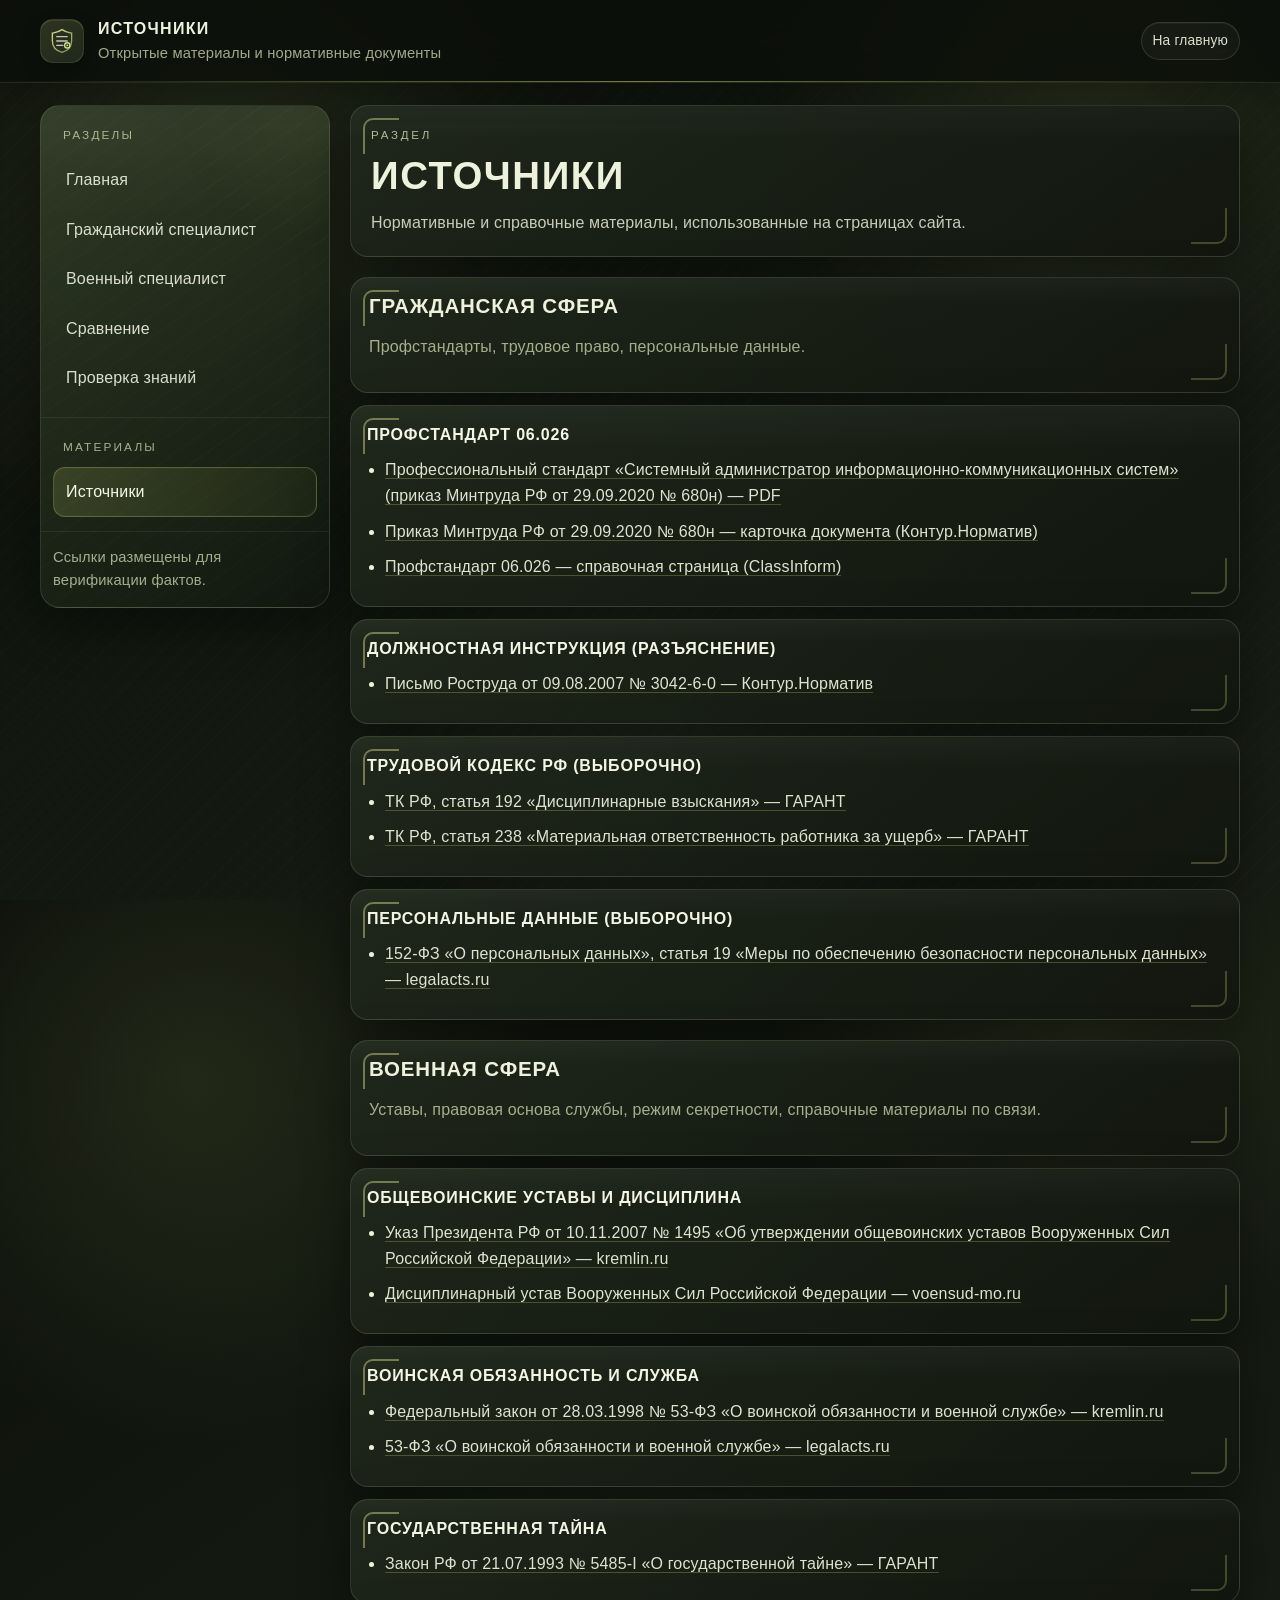
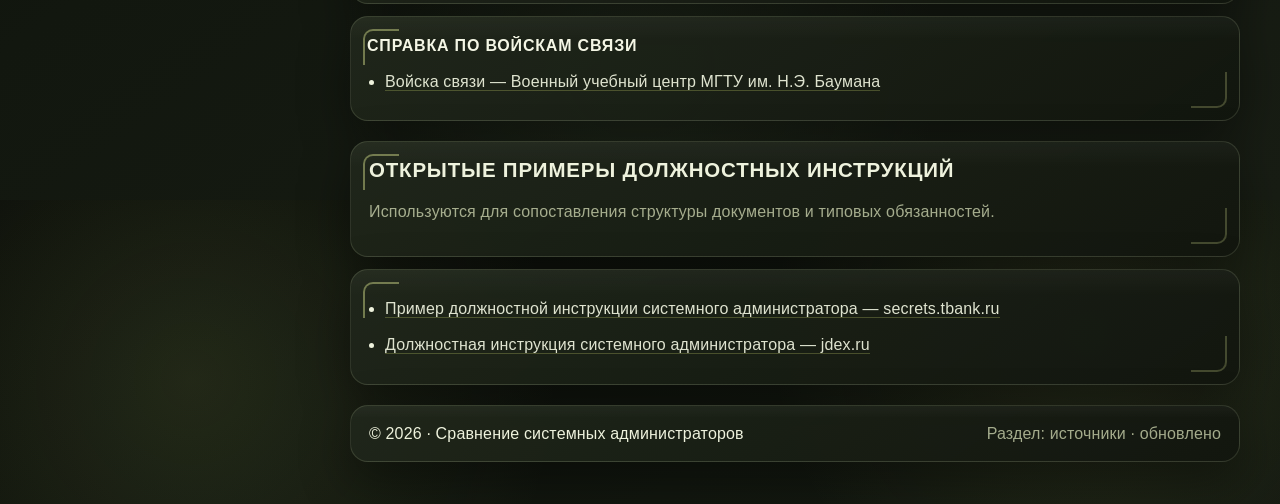
<file: sources.html>
﻿<!doctype html>
<html lang="ru">
<head>
  <meta charset="utf-8" />
  <meta name="viewport" content="width=device-width, initial-scale=1" />
  <title>Источники</title>
  <meta name="description" content="Список источников и материалов, используемых для наполнения сайта." />
  <link rel="stylesheet" href="styles.css" />
</head>
<body>
  <a class="skip" href="#content">Перейти к содержанию</a>

  <header class="topbar" role="banner">
    <div class="topbar__inner">
      <div class="brand">
        <div class="brand__mark" aria-hidden="true"></div>
        <div class="brand__text">
          <div class="brand__title">Источники</div>
          <div class="brand__subtitle">Открытые материалы и нормативные документы</div>
        </div>
      </div>
      <div class="topbar__meta">
        <a class="chip chip--link" href="index.html">На главную</a>
      </div>
    </div>
  </header>

  <div class="layout">
    <nav class="sidebar" aria-label="Навигация по сайту">
      <div class="sidebar__section">
        <div class="sidebar__title">Разделы</div>
        <a class="navlink" href="index.html">Главная</a>
        <a class="navlink" href="civilian.html">Гражданский специалист</a>
        <a class="navlink" href="military.html">Военный специалист</a>
        <a class="navlink" href="comparison.html">Сравнение</a>
        <a class="navlink" href="test.html">Проверка знаний</a>
      </div>
      <div class="sidebar__section">
        <div class="sidebar__title">Материалы</div>
        <a class="navlink navlink--active" href="sources.html">Источники</a>
      </div>
      <div class="sidebar__footer">
        <div class="muted">Ссылки размещены для верификации фактов.</div>
      </div>
    </nav>

    <main class="content" id="content" role="main">
      <section class="dochead">
        <div class="kicker">Раздел</div>
        <h1 class="h1">Источники</h1>
        <p class="lead">Нормативные и справочные материалы, использованные на страницах сайта.</p>
      </section>

      <section class="section">
        <div class="section__head">
          <h2 class="h2">Гражданская сфера</h2>
          <p class="muted">Профстандарты, трудовое право, персональные данные.</p>
        </div>

        <div class="panel">
          <div class="panel__title">Профстандарт 06.026</div>
          <ul class="linklist">
            <li><a href="https://shf.sfu-kras.ru/sites/default/files/page_files/ps_06.026_sistemnyy_administrator_ik_sistem_680n_29.09.2020.pdf" target="_blank" rel="noopener">Профессиональный стандарт «Системный администратор информационно-коммуникационных систем» (приказ Минтруда РФ от 29.09.2020 № 680н) — PDF</a></li>
            <li><a href="https://normativ.kontur.ru/document?moduleId=1&documentId=374560" target="_blank" rel="noopener">Приказ Минтруда РФ от 29.09.2020 № 680н — карточка документа (Контур.Норматив)</a></li>
            <li><a href="https://classinform.ru/profstandarty/06.026-sistemnyi-administrator-informatcionno-kommunikatcionnykh-sistem.html" target="_blank" rel="noopener">Профстандарт 06.026 — справочная страница (ClassInform)</a></li>
          </ul>
        </div>

        <div class="panel" style="margin-top:12px;">
          <div class="panel__title">Должностная инструкция (разъяснение)</div>
          <ul class="linklist">
            <li><a href="https://normativ.kontur.ru/document?moduleId=8&documentId=111284&p=1210" target="_blank" rel="noopener">Письмо Роструда от 09.08.2007 № 3042-6-0 — Контур.Норматив</a></li>
          </ul>
        </div>

        <div class="panel" style="margin-top:12px;">
          <div class="panel__title">Трудовой кодекс РФ (выборочно)</div>
          <ul class="linklist">
            <li><a href="https://base.garant.ru/12125268/eee2dfc53c633b2005c2409be06a1d1e/" target="_blank" rel="noopener">ТК РФ, статья 192 «Дисциплинарные взыскания» — ГАРАНТ</a></li>
            <li><a href="https://base.garant.ru/12125268/82fa894382554e9c56db483eff62c412/" target="_blank" rel="noopener">ТК РФ, статья 238 «Материальная ответственность работника за ущерб» — ГАРАНТ</a></li>
          </ul>
        </div>

        <div class="panel" style="margin-top:12px;">
          <div class="panel__title">Персональные данные (выборочно)</div>
          <ul class="linklist">
            <li><a href="https://legalacts.ru/doc/152_FZ-o-personalnyh-dannyh/glava-4/statja-19/" target="_blank" rel="noopener">152‑ФЗ «О персональных данных», статья 19 «Меры по обеспечению безопасности персональных данных» — legalacts.ru</a></li>
          </ul>
        </div>
      </section>

      <section class="section">
        <div class="section__head">
          <h2 class="h2">Военная сфера</h2>
          <p class="muted">Уставы, правовая основа службы, режим секретности, справочные материалы по связи.</p>
        </div>

        <div class="panel">
          <div class="panel__title">Общевоинские уставы и дисциплина</div>
          <ul class="linklist">
            <li><a href="http://www.kremlin.ru/acts/bank/26528" target="_blank" rel="noopener">Указ Президента РФ от 10.11.2007 № 1495 «Об утверждении общевоинских уставов Вооруженных Сил Российской Федерации» — kremlin.ru</a></li>
            <li><a href="https://voensud-mo.ru/doc/regulation/discipline" target="_blank" rel="noopener">Дисциплинарный устав Вооруженных Сил Российской Федерации — voensud-mo.ru</a></li>
          </ul>
        </div>

        <div class="panel" style="margin-top:12px;">
          <div class="panel__title">Воинская обязанность и служба</div>
          <ul class="linklist">
            <li><a href="http://www.kremlin.ru/acts/bank/12128" target="_blank" rel="noopener">Федеральный закон от 28.03.1998 № 53‑ФЗ «О воинской обязанности и военной службе» — kremlin.ru</a></li>
            <li><a href="https://legalacts.ru/doc/FZ-o-voinskoj-objazannosti-i-voennoj-sluzhbe/" target="_blank" rel="noopener">53‑ФЗ «О воинской обязанности и военной службе» — legalacts.ru</a></li>
          </ul>
        </div>

        <div class="panel" style="margin-top:12px;">
          <div class="panel__title">Государственная тайна</div>
          <ul class="linklist">
            <li><a href="https://base.garant.ru/10102673/" target="_blank" rel="noopener">Закон РФ от 21.07.1993 № 5485‑I «О государственной тайне» — ГАРАНТ</a></li>
          </ul>
        </div>

        <div class="panel" style="margin-top:12px;">
          <div class="panel__title">Справка по войскам связи</div>
          <ul class="linklist">
            <li><a href="https://mil.bmstu.ru/r/vs" target="_blank" rel="noopener">Войска связи — Военный учебный центр МГТУ им. Н.Э. Баумана</a></li>
          </ul>
        </div>
      </section>

      <section class="section">
        <div class="section__head">
          <h2 class="h2">Открытые примеры должностных инструкций</h2>
          <p class="muted">Используются для сопоставления структуры документов и типовых обязанностей.</p>
        </div>

        <div class="panel">
          <ul class="linklist">
            <li><a href="https://secrets.tbank.ru/documents/sistemnyi-administrator/" target="_blank" rel="noopener">Пример должностной инструкции системного администратора — secrets.tbank.ru</a></li>
            <li><a href="https://jdex.ru/dolzhnostnaya-instrukciya-sistemnogo-administratora/" target="_blank" rel="noopener">Должностная инструкция системного администратора — jdex.ru</a></li>
          </ul>
        </div>
      </section>

      <footer class="footer" role="contentinfo">
        <div class="footer__inner">
          <div>© 2026 · Сравнение системных администраторов</div>
          <div class="muted">Раздел: источники · обновлено</div>
        </div>
      </footer>
    </main>
  </div>

  <script src="script.js"></script>
</body>
</html>
</file>
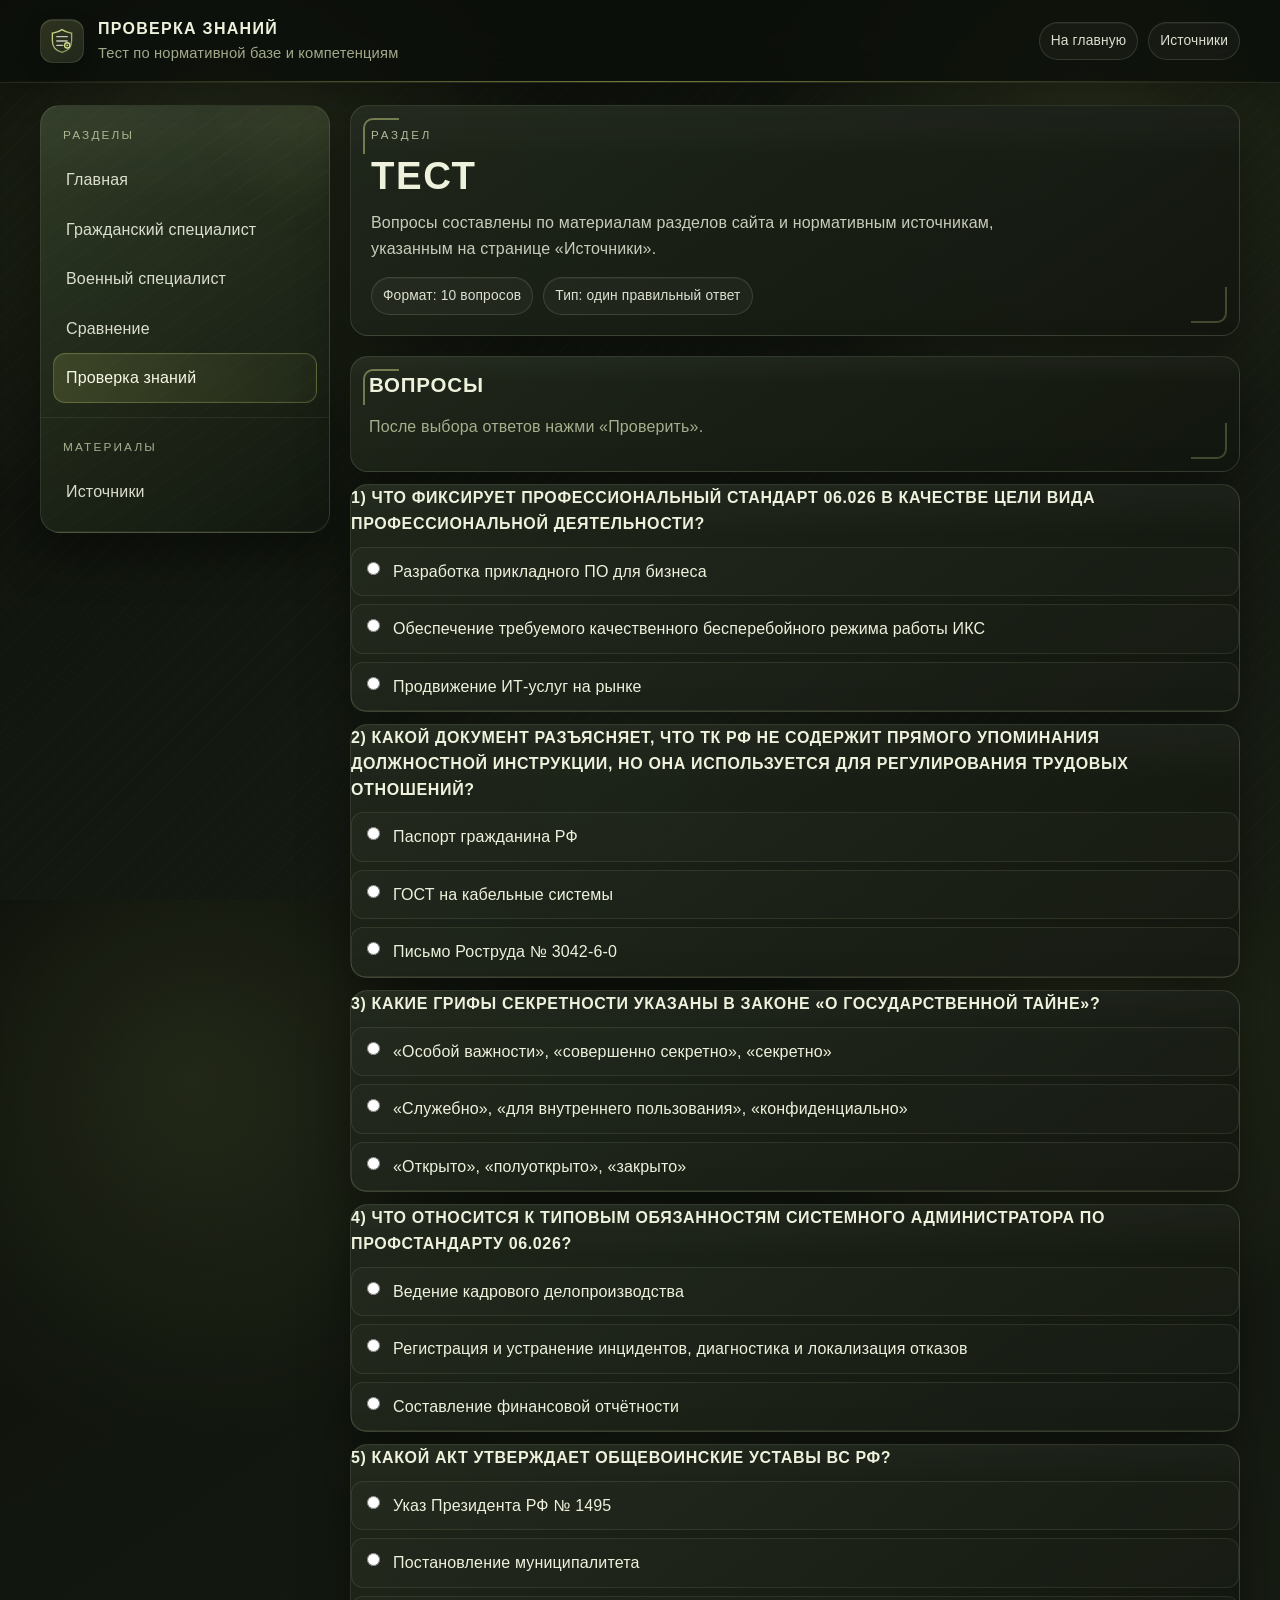
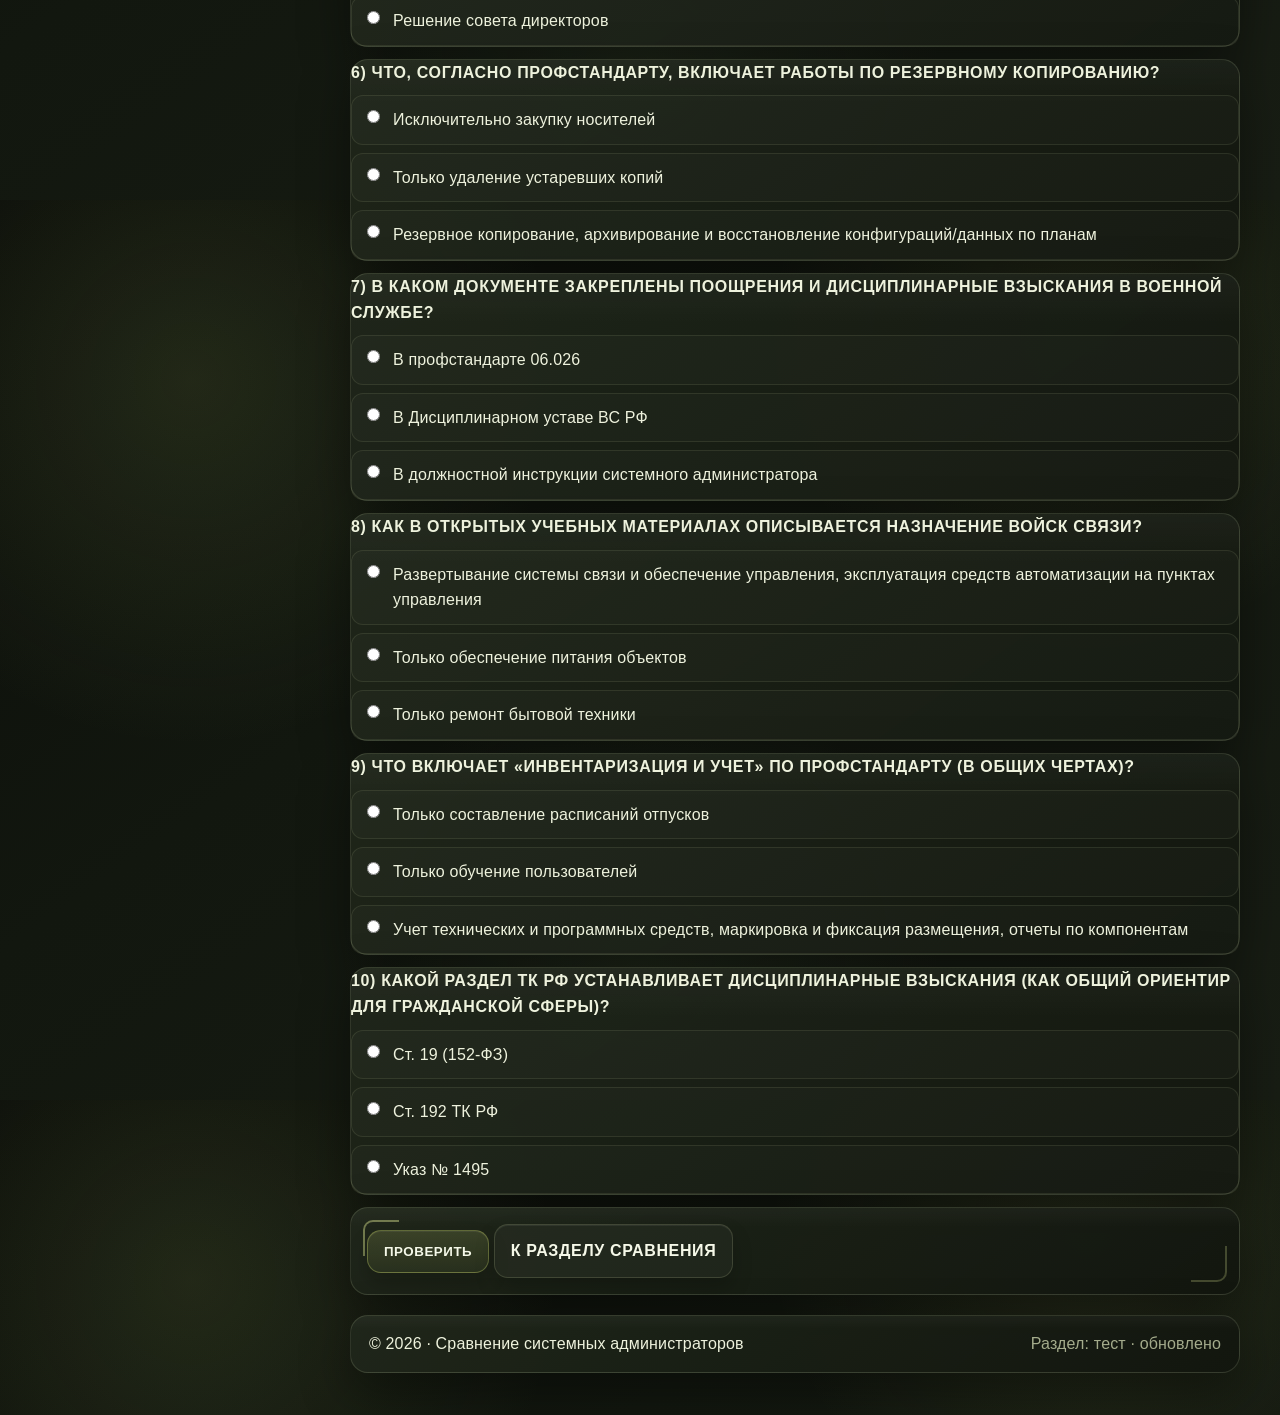
<file: test.html>
﻿<!doctype html>
<html lang="ru">
<head>
  <meta charset="utf-8" />
  <meta name="viewport" content="width=device-width, initial-scale=1" />
  <title>Проверка знаний</title>
  <meta name="description" content="Тест по теме: сравнение гражданского и военного специалиста (системное администрирование, связь/ИТ)." />
  <link rel="stylesheet" href="styles.css" />
</head>
<body>
  <a class="skip" href="#content">Перейти к содержанию</a>

  <header class="topbar" role="banner">
    <div class="topbar__inner">
      <div class="brand">
        <div class="brand__mark" aria-hidden="true"></div>
        <div class="brand__text">
          <div class="brand__title">Проверка знаний</div>
          <div class="brand__subtitle">Тест по нормативной базе и компетенциям</div>
        </div>
      </div>
      <div class="topbar__meta">
        <a class="chip chip--link" href="index.html">На главную</a>
        <a class="chip chip--link" href="sources.html">Источники</a>
      </div>
    </div>
  </header>

  <div class="layout">
    <nav class="sidebar" aria-label="Навигация по сайту">
      <div class="sidebar__section">
        <div class="sidebar__title">Разделы</div>
        <a class="navlink" href="index.html">Главная</a>
        <a class="navlink" href="civilian.html">Гражданский специалист</a>
        <a class="navlink" href="military.html">Военный специалист</a>
        <a class="navlink" href="comparison.html">Сравнение</a>
        <a class="navlink navlink--active" href="test.html">Проверка знаний</a>
      </div>
      <div class="sidebar__section">
        <div class="sidebar__title">Материалы</div>
        <a class="navlink" href="sources.html">Источники</a>
      </div>
    </nav>

    <main class="content" id="content" role="main">
      <section class="dochead">
        <div class="kicker">Раздел</div>
        <h1 class="h1">Тест</h1>
        <p class="lead">Вопросы составлены по материалам разделов сайта и нормативным источникам, указанным на странице «Источники».</p>
        <div class="dochead__meta">
          <span class="chip">Формат: 10 вопросов</span>
          <span class="chip">Тип: один правильный ответ</span>
        </div>
      </section>

      <section class="section">
        <div class="section__head">
          <h2 class="h2">Вопросы</h2>
          <p class="muted">После выбора ответов нажми «Проверить».</p>
        </div>

        <form class="quiz" id="quiz" data-quiz>
          <div class="quiz__q" data-q="q1" data-a="b">
            <p class="quiz__qtitle">1) Что фиксирует профессиональный стандарт 06.026 в качестве цели вида профессиональной деятельности?</p>
            <div class="quiz__opts">
              <label class="quiz__opt"><input type="radio" name="q1" value="a">Разработка прикладного ПО для бизнеса</label>
              <label class="quiz__opt"><input type="radio" name="q1" value="b">Обеспечение требуемого качественного бесперебойного режима работы ИКС</label>
              <label class="quiz__opt"><input type="radio" name="q1" value="c">Продвижение ИТ‑услуг на рынке</label>
            </div>
          </div>

          <div class="quiz__q" data-q="q2" data-a="c">
            <p class="quiz__qtitle">2) Какой документ разъясняет, что ТК РФ не содержит прямого упоминания должностной инструкции, но она используется для регулирования трудовых отношений?</p>
            <div class="quiz__opts">
              <label class="quiz__opt"><input type="radio" name="q2" value="a">Паспорт гражданина РФ</label>
              <label class="quiz__opt"><input type="radio" name="q2" value="b">ГОСТ на кабельные системы</label>
              <label class="quiz__opt"><input type="radio" name="q2" value="c">Письмо Роструда № 3042-6-0</label>
            </div>
          </div>

          <div class="quiz__q" data-q="q3" data-a="a">
            <p class="quiz__qtitle">3) Какие грифы секретности указаны в законе «О государственной тайне»?</p>
            <div class="quiz__opts">
              <label class="quiz__opt"><input type="radio" name="q3" value="a">«Особой важности», «совершенно секретно», «секретно»</label>
              <label class="quiz__opt"><input type="radio" name="q3" value="b">«Служебно», «для внутреннего пользования», «конфиденциально»</label>
              <label class="quiz__opt"><input type="radio" name="q3" value="c">«Открыто», «полуоткрыто», «закрыто»</label>
            </div>
          </div>

          <div class="quiz__q" data-q="q4" data-a="b">
            <p class="quiz__qtitle">4) Что относится к типовым обязанностям системного администратора по профстандарту 06.026?</p>
            <div class="quiz__opts">
              <label class="quiz__opt"><input type="radio" name="q4" value="a">Ведение кадрового делопроизводства</label>
              <label class="quiz__opt"><input type="radio" name="q4" value="b">Регистрация и устранение инцидентов, диагностика и локализация отказов</label>
              <label class="quiz__opt"><input type="radio" name="q4" value="c">Составление финансовой отчётности</label>
            </div>
          </div>

          <div class="quiz__q" data-q="q5" data-a="a">
            <p class="quiz__qtitle">5) Какой акт утверждает общевоинские уставы ВС РФ?</p>
            <div class="quiz__opts">
              <label class="quiz__opt"><input type="radio" name="q5" value="a">Указ Президента РФ № 1495</label>
              <label class="quiz__opt"><input type="radio" name="q5" value="b">Постановление муниципалитета</label>
              <label class="quiz__opt"><input type="radio" name="q5" value="c">Решение совета директоров</label>
            </div>
          </div>

          <div class="quiz__q" data-q="q6" data-a="c">
            <p class="quiz__qtitle">6) Что, согласно профстандарту, включает работы по резервному копированию?</p>
            <div class="quiz__opts">
              <label class="quiz__opt"><input type="radio" name="q6" value="a">Исключительно закупку носителей</label>
              <label class="quiz__opt"><input type="radio" name="q6" value="b">Только удаление устаревших копий</label>
              <label class="quiz__opt"><input type="radio" name="q6" value="c">Резервное копирование, архивирование и восстановление конфигураций/данных по планам</label>
            </div>
          </div>

          <div class="quiz__q" data-q="q7" data-a="b">
            <p class="quiz__qtitle">7) В каком документе закреплены поощрения и дисциплинарные взыскания в военной службе?</p>
            <div class="quiz__opts">
              <label class="quiz__opt"><input type="radio" name="q7" value="a">В профстандарте 06.026</label>
              <label class="quiz__opt"><input type="radio" name="q7" value="b">В Дисциплинарном уставе ВС РФ</label>
              <label class="quiz__opt"><input type="radio" name="q7" value="c">В должностной инструкции системного администратора</label>
            </div>
          </div>

          <div class="quiz__q" data-q="q8" data-a="a">
            <p class="quiz__qtitle">8) Как в открытых учебных материалах описывается назначение войск связи?</p>
            <div class="quiz__opts">
              <label class="quiz__opt"><input type="radio" name="q8" value="a">Развертывание системы связи и обеспечение управления, эксплуатация средств автоматизации на пунктах управления</label>
              <label class="quiz__opt"><input type="radio" name="q8" value="b">Только обеспечение питания объектов</label>
              <label class="quiz__opt"><input type="radio" name="q8" value="c">Только ремонт бытовой техники</label>
            </div>
          </div>

          <div class="quiz__q" data-q="q9" data-a="c">
            <p class="quiz__qtitle">9) Что включает «инвентаризация и учет» по профстандарту (в общих чертах)?</p>
            <div class="quiz__opts">
              <label class="quiz__opt"><input type="radio" name="q9" value="a">Только составление расписаний отпусков</label>
              <label class="quiz__opt"><input type="radio" name="q9" value="b">Только обучение пользователей</label>
              <label class="quiz__opt"><input type="radio" name="q9" value="c">Учет технических и программных средств, маркировка и фиксация размещения, отчеты по компонентам</label>
            </div>
          </div>

          <div class="quiz__q" data-q="q10" data-a="b">
            <p class="quiz__qtitle">10) Какой раздел ТК РФ устанавливает дисциплинарные взыскания (как общий ориентир для гражданской сферы)?</p>
            <div class="quiz__opts">
              <label class="quiz__opt"><input type="radio" name="q10" value="a">Ст. 19 (152‑ФЗ)</label>
              <label class="quiz__opt"><input type="radio" name="q10" value="b">Ст. 192 ТК РФ</label>
              <label class="quiz__opt"><input type="radio" name="q10" value="c">Указ № 1495</label>
            </div>
          </div>

          <div class="panel">
            <button class="btn" type="submit">Проверить</button>
            <a class="btn btn--ghost" href="comparison.html">К разделу сравнения</a>
          </div>

          <div class="quiz__result" id="quizResult" hidden>
            <div class="panel__title">Результат</div>
            <div id="quizScore" class="muted"></div>
          </div>
        </form>
      </section>

      <footer class="footer" role="contentinfo">
        <div class="footer__inner">
          <div>© 2026 · Сравнение системных администраторов</div>
          <div class="muted">Раздел: тест · обновлено</div>
        </div>
      </footer>
    </main>
  </div>

  <script src="script.js"></script>
</body>
</html>
</file>
<file: styles.css>
﻿:root{
  --bg:#11150f;
  --bg-deep:#090b08;
  --surface:#171c14;
  --surface-2:#20271b;
  --surface-3:#262f20;
  --surface-4:#313d29;
  --line:rgba(201,213,170,.16);
  --line-strong:rgba(224,232,194,.28);
  --text:#eef2dd;
  --muted:rgba(220,228,189,.72);
  --accent:#c9d36b;
  --accent-2:#879b5b;
  --accent-3:#4f6540;
  --danger:#d47f58;
  --shadow:0 18px 50px rgba(0,0,0,.42);
  --radius:18px;
  --radius-sm:14px;
  --font:"Bahnschrift","Trebuchet MS","Segoe UI",sans-serif;
  --mono:"Consolas","Courier New",monospace;
}

*{box-sizing:border-box;}
html,body{height:100%;}
html{scroll-behavior:smooth;}
body{
  margin:0;
  font-family:var(--font);
  color:var(--text);
  line-height:1.6;
  letter-spacing:.01em;
  background:
    radial-gradient(circle at 15% 20%, rgba(139,161,87,.16), transparent 28%),
    radial-gradient(circle at 85% 15%, rgba(203,214,109,.10), transparent 24%),
    radial-gradient(circle at 50% 85%, rgba(79,101,64,.18), transparent 30%),
    linear-gradient(145deg, #0b0d09 0%, #12170f 42%, #181d14 100%);
  position:relative;
  overflow-x:hidden;
}

body::before,
body::after{
  content:"";
  position:fixed;
  inset:0;
  pointer-events:none;
  z-index:-1;
}

body::before{
  background:
    linear-gradient(rgba(255,255,255,.022) 1px, transparent 1px),
    linear-gradient(90deg, rgba(255,255,255,.018) 1px, transparent 1px);
  background-size:72px 72px;
  mask-image:radial-gradient(circle at center, black 55%, transparent 95%);
  opacity:.3;
}

body::after{
  background:
    radial-gradient(circle at 20% 20%, rgba(205,217,128,.08), transparent 18%),
    radial-gradient(circle at 78% 32%, rgba(148,167,90,.08), transparent 22%),
    repeating-linear-gradient(135deg, rgba(255,255,255,.018) 0 2px, transparent 2px 14px);
  mix-blend-mode:screen;
  opacity:.24;
  animation:drift 20s linear infinite;
}

a{color:inherit;}

.skip{
  position:absolute;
  left:-999px;
  top:auto;
  width:1px;
  height:1px;
  overflow:hidden;
}
.skip:focus{
  left:16px;
  top:16px;
  width:auto;
  height:auto;
  padding:10px 12px;
  background:var(--surface-3);
  border:1px solid var(--line-strong);
  border-radius:12px;
  z-index:1000;
}

.topbar{
  position:sticky;
  top:0;
  z-index:50;
  background:rgba(12,15,10,.82);
  backdrop-filter:blur(18px);
  border-bottom:1px solid rgba(209,220,151,.12);
  box-shadow:0 10px 30px rgba(0,0,0,.24);
}
.topbar::after{
  content:"";
  display:block;
  height:1px;
  background:linear-gradient(90deg, transparent, rgba(201,211,107,.55), transparent);
}
.topbar__inner{
  max-width:1240px;
  margin:0 auto;
  padding:16px 20px;
  display:flex;
  align-items:center;
  justify-content:space-between;
  gap:18px;
}

.brand{display:flex;align-items:center;gap:14px;min-width:260px;}
.brand__mark{
  width:44px;
  height:44px;
  border-radius:13px;
  border:1px solid rgba(212,223,164,.18);
  background:
    linear-gradient(145deg, rgba(201,211,107,.15), rgba(79,101,64,.22)),
    rgba(255,255,255,.03);
  box-shadow:inset 0 1px 0 rgba(255,255,255,.08), 0 8px 18px rgba(0,0,0,.25);
  background-image:url('assets/mark.svg'), linear-gradient(145deg, rgba(201,211,107,.15), rgba(79,101,64,.22));
  background-repeat:no-repeat, no-repeat;
  background-position:center, center;
  background-size:28px 28px, cover;
}
.brand__title{
  font-weight:800;
  letter-spacing:.08em;
  text-transform:uppercase;
}
.brand__subtitle{color:var(--muted);font-size:.92rem;}
.topbar__meta{display:flex;align-items:center;gap:10px;flex-wrap:wrap;justify-content:flex-end;}

.layout{
  max-width:1240px;
  margin:0 auto;
  padding:22px 20px 42px;
  display:grid;
  grid-template-columns:290px 1fr;
  gap:20px;
}

.sidebar{
  position:sticky;
  top:88px;
  align-self:start;
  overflow:hidden;
  border:1px solid var(--line);
  border-radius:calc(var(--radius) + 2px);
  background:
    linear-gradient(180deg, rgba(255,255,255,.04), transparent 22%),
    linear-gradient(145deg, rgba(48,60,38,.92), rgba(18,23,15,.96));
  box-shadow:var(--shadow);
}
.sidebar::before{
  content:"";
  position:absolute;
  inset:0;
  background:
    radial-gradient(circle at top right, rgba(201,211,107,.08), transparent 28%),
    repeating-linear-gradient(145deg, rgba(255,255,255,.02) 0 2px, transparent 2px 18px);
  opacity:.65;
  pointer-events:none;
}
.sidebar > *{position:relative;z-index:1;}
.sidebar__section{padding:14px 12px;border-bottom:1px solid rgba(215,223,180,.08);}
.sidebar__title{
  padding:6px 10px 10px;
  color:var(--muted);
  text-transform:uppercase;
  letter-spacing:.18em;
  font-size:.74rem;
}

.navlink{
  display:flex;
  align-items:center;
  gap:10px;
  padding:11px 12px;
  border-radius:12px;
  text-decoration:none;
  color:rgba(239,242,224,.9);
  border:1px solid transparent;
  transition:transform .2s ease,border-color .2s ease,background .2s ease,color .2s ease;
}
.navlink:hover{
  transform:translateX(3px);
  background:rgba(255,255,255,.04);
  border-color:rgba(205,217,128,.18);
}
.navlink--active{
  color:#f6f8e6;
  background:linear-gradient(90deg, rgba(201,211,107,.16), rgba(129,146,79,.08));
  border-color:rgba(201,211,107,.28);
  box-shadow:inset 0 0 0 1px rgba(255,255,255,.02);
}

.sidebar__footer{padding:14px 12px;color:var(--muted);font-size:.92rem;}
.content{min-width:0;}

.chip,
.btn,
.card,
.panel,
.figure,
.tablewrap,
.dochead,
.section__head,
.footer,
.quiz__q,
.quiz__result,
.callout,
.hero{
  position:relative;
}

.chip{
  display:inline-flex;
  align-items:center;
  gap:8px;
  padding:7px 11px;
  border-radius:999px;
  border:1px solid rgba(217,227,172,.15);
  background:rgba(255,255,255,.035);
  color:rgba(242,245,228,.9);
  font-size:.86rem;
  box-shadow:inset 0 1px 0 rgba(255,255,255,.04);
}
.chip--muted{color:var(--muted);}
.chip--link{text-decoration:none;transition:border-color .2s ease,background .2s ease,transform .2s ease;}
.chip--link:hover{border-color:rgba(201,211,107,.3);background:rgba(201,211,107,.07);transform:translateY(-1px);}

.btn{
  display:inline-flex;
  align-items:center;
  justify-content:center;
  gap:10px;
  padding:13px 16px;
  border-radius:14px;
  border:1px solid rgba(201,211,107,.35);
  background:linear-gradient(180deg, rgba(207,219,118,.16), rgba(121,140,73,.12));
  color:#f5f8e8;
  text-decoration:none;
  font-weight:800;
  letter-spacing:.04em;
  text-transform:uppercase;
  box-shadow:0 10px 20px rgba(0,0,0,.2), inset 0 1px 0 rgba(255,255,255,.06);
  transition:transform .2s ease, border-color .2s ease, box-shadow .2s ease;
}
.btn:hover{
  transform:translateY(-2px);
  border-color:rgba(215,225,134,.58);
  box-shadow:0 14px 28px rgba(0,0,0,.24), inset 0 1px 0 rgba(255,255,255,.1);
}
.btn--ghost{
  border-color:rgba(220,230,175,.16);
  background:rgba(255,255,255,.03);
}
.btn--ghost:hover{border-color:rgba(220,230,175,.28);}

.kicker{
  color:rgba(220,228,189,.78);
  text-transform:uppercase;
  letter-spacing:.24em;
  font-size:.72rem;
  margin-bottom:10px;
}
.h1{font-size:clamp(1.8rem, 3vw, 3rem);line-height:1.08;margin:0 0 14px;text-transform:uppercase;letter-spacing:.04em;max-width:14ch;}
.h2{font-size:1.28rem;line-height:1.2;margin:0;text-transform:uppercase;letter-spacing:.04em;}
.lead{color:rgba(239,243,223,.82);max-width:78ch;margin:0;}
.muted{color:var(--muted);}

.hero{
  overflow:hidden;
  display:grid;
  grid-template-columns:1.2fr .8fr;
  gap:18px;
  padding:22px;
  border-radius:calc(var(--radius) + 4px);
  border:1px solid rgba(212,223,164,.16);
  background:
    radial-gradient(circle at top left, rgba(201,211,107,.12), transparent 30%),
    linear-gradient(135deg, rgba(39,48,31,.96), rgba(18,22,15,.98));
  box-shadow:var(--shadow);
}
.hero::before{
  content:"";
  position:absolute;
  inset:0;
  background:
    linear-gradient(115deg, transparent 0 38%, rgba(223,232,178,.045) 50%, transparent 62%),
    repeating-linear-gradient(145deg, rgba(255,255,255,.018) 0 2px, transparent 2px 22px);
  animation:sweep 8s linear infinite;
  pointer-events:none;
}
.hero__canvas{position:absolute;inset:0;pointer-events:none;opacity:.95;mix-blend-mode:screen;}
.hero__canvas canvas{width:100%;height:100%;display:block;}
.hero__left,.hero__right{position:relative;z-index:1;}
.hero__actions{display:flex;gap:10px;flex-wrap:wrap;margin-top:18px;}

.section{margin-top:20px;}
.section__head,
.dochead,
.panel,
.figure,
.tablewrap,
.footer,
.quiz__q,
.quiz__result,
.callout{
  border-radius:var(--radius);
  border:1px solid var(--line);
  background:
    linear-gradient(180deg, rgba(255,255,255,.03), transparent 22%),
    linear-gradient(145deg, rgba(32,39,27,.94), rgba(18,22,15,.96));
  box-shadow:var(--shadow);
}
.section__head{padding:16px 18px;margin-bottom:12px;}
.dochead{padding:20px;}
.dochead__meta{display:flex;gap:10px;flex-wrap:wrap;margin-top:16px;}
.panel{padding:16px;}
.panel__title{font-weight:800;letter-spacing:.05em;text-transform:uppercase;margin-bottom:10px;color:#f4f6e5;}
.section__head::before,
.dochead::before,
.panel::before,
.figure::before,
.tablewrap::before{
  content:"";
  position:absolute;
  top:12px;
  left:12px;
  width:34px;
  height:34px;
  border-top:2px solid rgba(213,223,140,.58);
  border-left:2px solid rgba(213,223,140,.58);
  border-top-left-radius:10px;
  pointer-events:none;
  opacity:.8;
}
.section__head::after,
.dochead::after,
.panel::after,
.figure::after,
.tablewrap::after{
  content:"";
  position:absolute;
  right:12px;
  bottom:12px;
  width:34px;
  height:34px;
  border-right:2px solid rgba(213,223,140,.34);
  border-bottom:2px solid rgba(213,223,140,.34);
  border-bottom-right-radius:10px;
  pointer-events:none;
  opacity:.75;
}

.grid,
.cards{display:grid;grid-template-columns:repeat(2, minmax(0, 1fr));gap:14px;}
.card{
  display:block;
  padding:18px;
  border-radius:var(--radius);
  border:1px solid rgba(217,227,172,.12);
  background:
    radial-gradient(circle at top right, rgba(201,211,107,.08), transparent 24%),
    linear-gradient(145deg, rgba(35,42,29,.96), rgba(18,22,15,.98));
  text-decoration:none;
  box-shadow:var(--shadow);
  transition:transform .22s ease,border-color .22s ease,box-shadow .22s ease;
}
.card:hover{
  transform:translateY(-4px);
  border-color:rgba(201,211,107,.3);
  box-shadow:0 22px 42px rgba(0,0,0,.32);
}
.card::before{
  content:"SYS-OPS";
  position:absolute;
  top:14px;
  right:14px;
  font-family:var(--mono);
  font-size:.68rem;
  letter-spacing:.18em;
  color:rgba(213,223,140,.58);
}
.card__title{font-weight:820;letter-spacing:.04em;text-transform:uppercase;margin-bottom:8px;}
.card__text{color:rgba(238,242,221,.76);margin-bottom:14px;}
.card__meta{color:rgba(201,211,107,.86);font-family:var(--mono);font-size:.9rem;letter-spacing:.06em;}

.factlist{margin:0;padding-left:18px;color:rgba(241,244,227,.86);}
.factlist li{margin:8px 0;}
.callout{
  padding:15px 16px;
  border-color:rgba(201,211,107,.22);
  background:
    linear-gradient(180deg, rgba(201,211,107,.08), rgba(201,211,107,.02)),
    linear-gradient(145deg, rgba(35,42,29,.96), rgba(18,22,15,.98));
}
.callout__title{font-weight:800;letter-spacing:.04em;text-transform:uppercase;margin-bottom:6px;}
.callout__text{color:rgba(242,245,228,.82);}

.tablewrap{overflow:auto;}
.table{width:100%;border-collapse:collapse;min-width:760px;}
.table th,.table td{padding:13px 12px;border-bottom:1px solid rgba(217,227,172,.1);vertical-align:top;}
.table th{
  text-align:left;
  font-weight:850;
  color:#f6f8e8;
  background:rgba(205,217,128,.08);
  text-transform:uppercase;
  letter-spacing:.05em;
  font-size:.82rem;
}
.table tr:hover td{background:rgba(255,255,255,.02);}

.linklist{margin:0;padding-left:18px;}
.linklist li{margin:10px 0;}
.linklist a{color:rgba(240,244,223,.92);text-decoration:none;border-bottom:1px solid rgba(201,211,107,.28);}
.linklist a:hover{color:#f8faed;border-bottom-color:rgba(201,211,107,.62);}

.figure{margin:0;padding:16px;overflow:hidden;}
.figure::after{
  content:"";
  position:absolute;
  inset:auto 0 0 0;
  height:1px;
  background:linear-gradient(90deg, transparent, rgba(201,211,107,.5), transparent);
}
.figure img{width:100%;height:auto;display:block;filter:saturate(.78) contrast(1.06) brightness(.92) hue-rotate(-12deg);}
.figure figcaption{margin-top:10px;color:var(--muted);font-size:.92rem;}

.footer{margin-top:20px;padding:15px 18px;}
.footer__inner{display:flex;justify-content:space-between;gap:12px;flex-wrap:wrap;}
.footer__inner > div{min-width:0;overflow-wrap:anywhere;}

.quiz{display:grid;gap:12px;}
.quiz__qtitle{font-weight:820;margin:0 0 10px;text-transform:uppercase;letter-spacing:.04em;}
.quiz__opts{display:grid;gap:8px;}
.quiz__opt{
  display:flex;
  align-items:flex-start;
  gap:10px;
  padding:11px 10px;
  border-radius:12px;
  border:1px solid rgba(220,230,175,.1);
  background:rgba(255,255,255,.02);
  transition:border-color .2s ease, background .2s ease;
}
.quiz__opt:hover{border-color:rgba(201,211,107,.26);background:rgba(201,211,107,.05);}
.quiz__opt input{margin-top:3px;accent-color:var(--accent);}
.quiz__result{
  padding:14px 16px;
  border-color:rgba(201,211,107,.3);
  background:
    linear-gradient(180deg, rgba(201,211,107,.08), rgba(201,211,107,.02)),
    linear-gradient(145deg, rgba(35,42,29,.96), rgba(18,22,15,.98));
}

@keyframes drift{
  from{transform:translate3d(0,0,0);}
  50%{transform:translate3d(-1.5%, 1%, 0);}
  to{transform:translate3d(0,0,0);}
}

@keyframes sweep{
  from{transform:translateX(-30%);}
  to{transform:translateX(30%);}
}

@media (max-width:980px){
  .layout{grid-template-columns:1fr;padding:18px 14px 36px;}
  .sidebar{position:relative;top:auto;order:2;}
  .content{order:1;}
  .hero{grid-template-columns:1fr;padding:18px;}
  .grid,.cards{grid-template-columns:1fr;}
  .topbar__inner{padding:14px;}
  .h1{max-width:none;}
  .table{min-width:680px;}
}

@media (max-width:640px){
  .topbar{position:relative;}
  .layout{padding:12px 10px 24px;gap:12px;}
  .section{margin-top:14px;}
  .brand{min-width:0;align-items:flex-start;}
  .brand__title{font-size:.9rem;line-height:1.2;}
  .brand__subtitle{font-size:.86rem;}
  .topbar__meta{flex-direction:column;align-items:stretch;width:100%;}
  .hero__actions,.dochead__meta{flex-direction:column;align-items:stretch;}
  .sidebar__section{padding:10px 8px;}
  .navlink{padding:10px;}
  .panel,.section__head,.dochead,.figure,.footer,.quiz__q,.quiz__result,.callout{padding:12px;}
  .table{min-width:620px;}
  .table th,.table td{padding:10px 8px;font-size:.95rem;}
  .btn,.chip--link{justify-content:center;}
}

@media print{
  body{background:#fff;color:#000;}
  body::before,body::after,.hero::before,.topbar::after{display:none !important;}
  .topbar,.sidebar,.chip,.btn{display:none !important;}
  .layout{grid-template-columns:1fr;padding:0;}
  .hero,.dochead,.section__head,.panel,.footer,.tablewrap,.figure,.quiz__q,.quiz__result,.callout{box-shadow:none;background:#fff;border:1px solid #ccc;}
}
</file>
